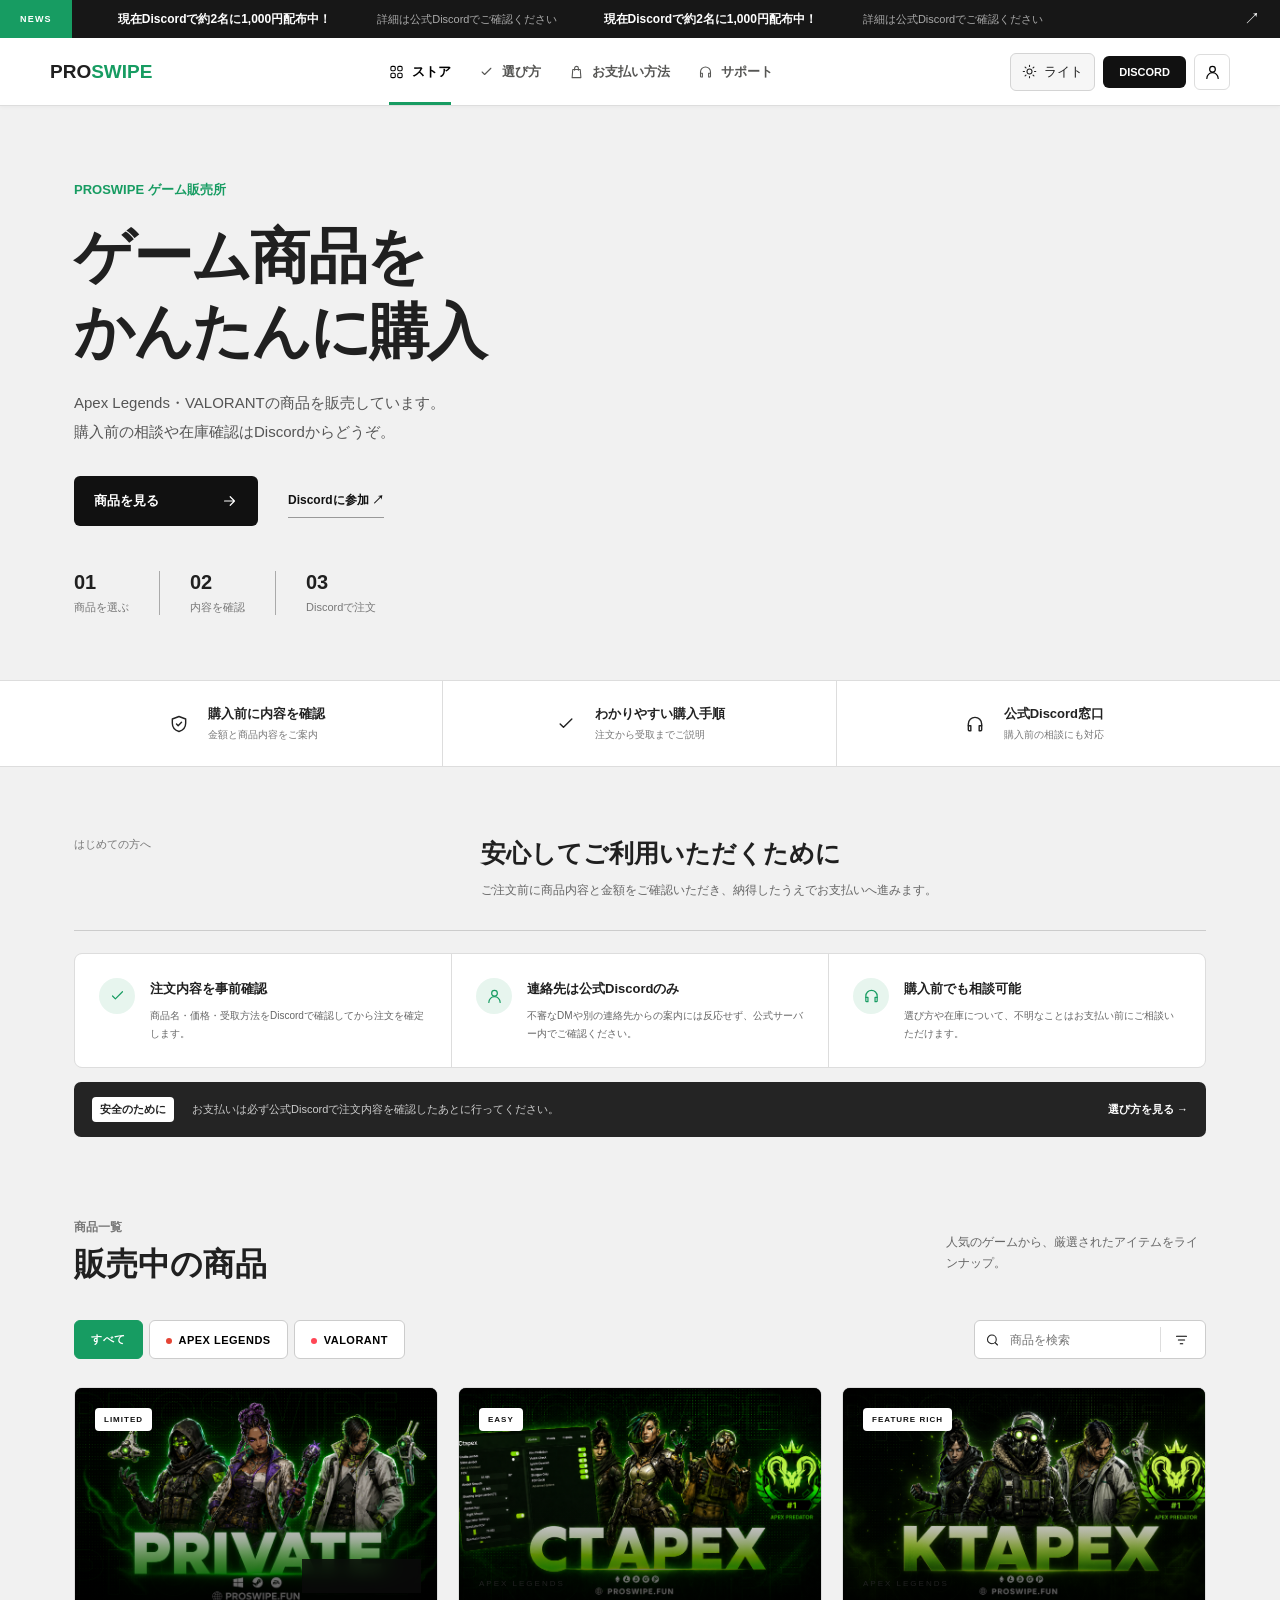
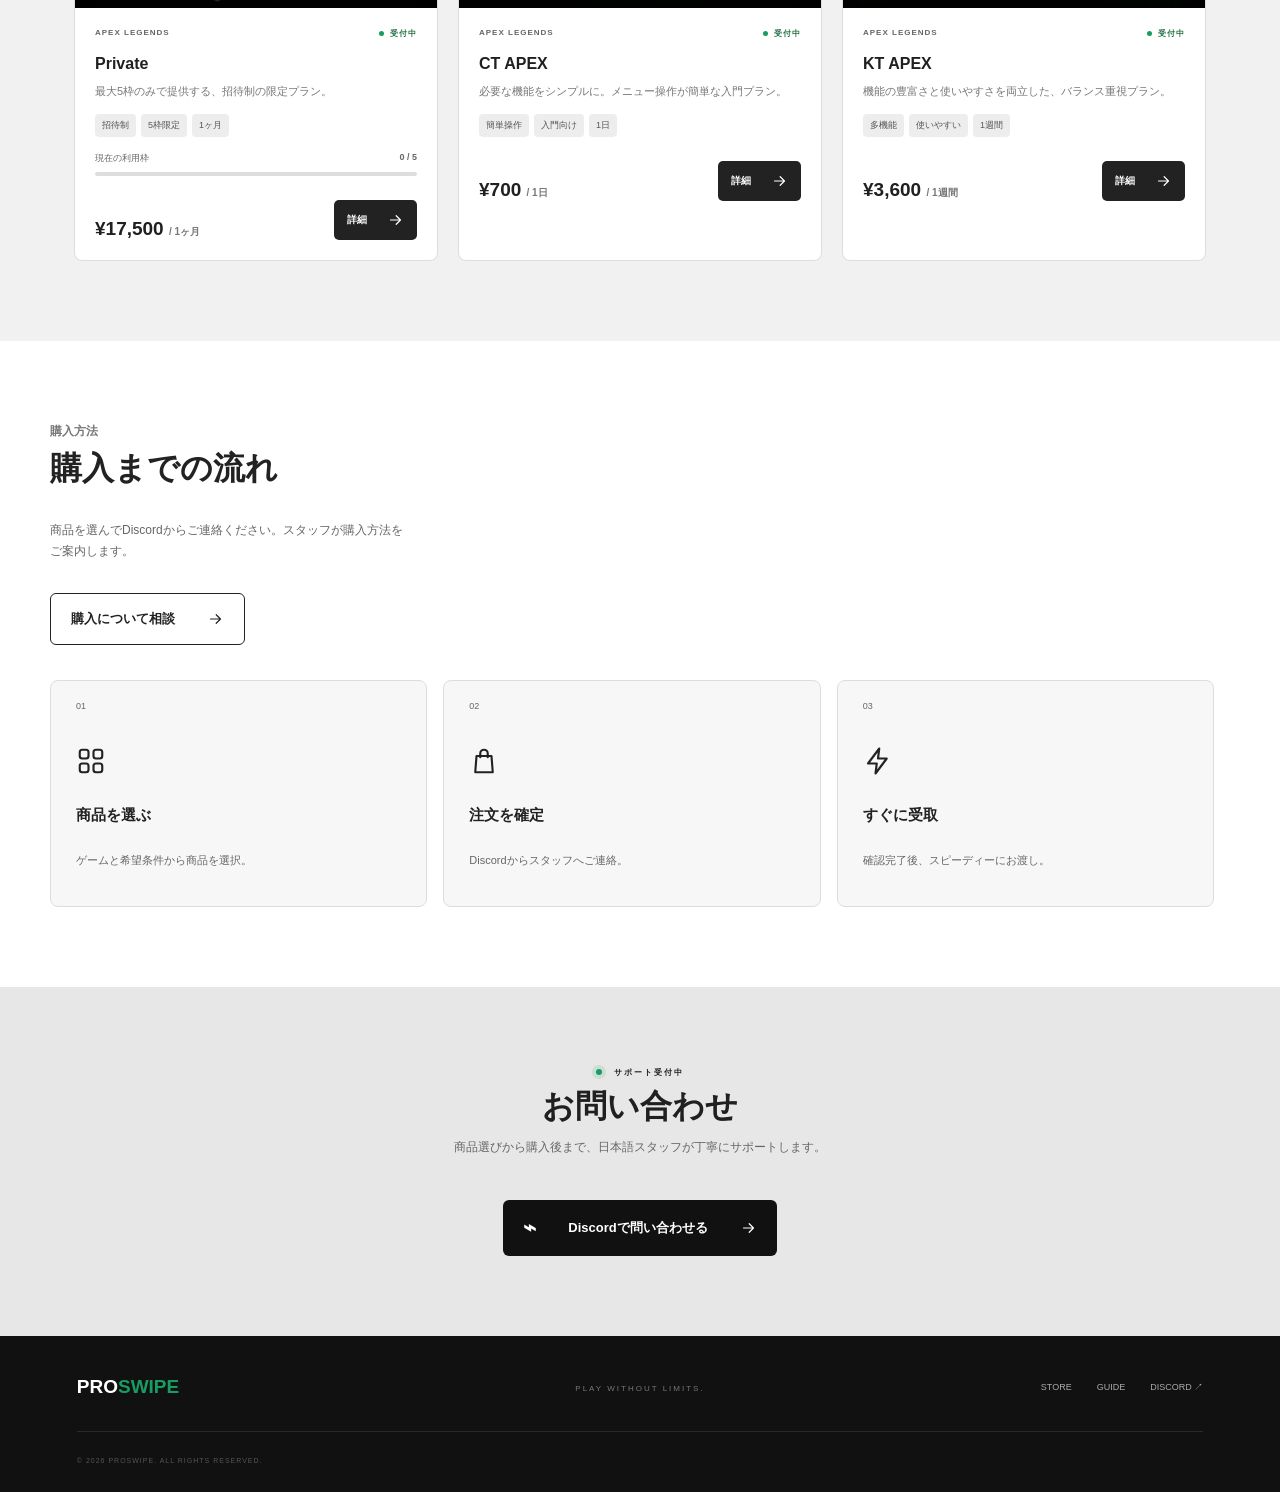
<file: index.html>
<!doctype html>
<html lang="ja">
<head>
  <meta charset="UTF-8">
  <meta name="viewport" content="width=device-width, initial-scale=1.0">
  <meta name="description" content="PROSWIPE - Apex Legends / VALORANT デジタルストア">
  <title>PROSWIPE — Game Marketplace</title>
  <link rel="stylesheet" href="styles.css">
  <link rel="stylesheet" href="simple.css">
</head>
<body>
  <svg class="svg-sprite" aria-hidden="true">
    <symbol id="i-grid" viewBox="0 0 24 24"><rect x="3" y="3" width="7" height="7" rx="2"/><rect x="14" y="3" width="7" height="7" rx="2"/><rect x="3" y="14" width="7" height="7" rx="2"/><rect x="14" y="14" width="7" height="7" rx="2"/></symbol>
    <symbol id="i-bag" viewBox="0 0 24 24"><path d="M6 8h12l1 13H5L6 8Z"/><path d="M9 9V6a3 3 0 0 1 6 0v3"/></symbol>
    <symbol id="i-user" viewBox="0 0 24 24"><circle cx="12" cy="8" r="4"/><path d="M4 21a8 8 0 0 1 16 0"/></symbol>
    <symbol id="i-search" viewBox="0 0 24 24"><circle cx="11" cy="11" r="7"/><path d="m20 20-4-4"/></symbol>
    <symbol id="i-shield" viewBox="0 0 24 24"><path d="M12 3 4 6v5c0 5.2 3.4 8.5 8 10 4.6-1.5 8-4.8 8-10V6l-8-3Z"/><path d="m9 12 2 2 4-4"/></symbol>
    <symbol id="i-bolt" viewBox="0 0 24 24"><path d="m13 2-9 12h7l-1 8 9-12h-7l1-8Z"/></symbol>
    <symbol id="i-headset" viewBox="0 0 24 24"><path d="M4 14v-2a8 8 0 0 1 16 0v2"/><path d="M4 14h3v6H5a1 1 0 0 1-1-1v-5Zm16 0h-3v6h2a1 1 0 0 0 1-1v-5Z"/></symbol>
    <symbol id="i-arrow" viewBox="0 0 24 24"><path d="M5 12h14m-6-6 6 6-6 6"/></symbol>
    <symbol id="i-filter" viewBox="0 0 24 24"><path d="M4 6h16M7 12h10m-7 6h4"/></symbol>
    <symbol id="i-check" viewBox="0 0 24 24"><path d="m5 12 4 4L19 6"/></symbol>
    <symbol id="i-menu" viewBox="0 0 24 24"><path d="M4 7h16M4 12h16M4 17h16"/></symbol>
    <symbol id="i-x" viewBox="0 0 24 24"><path d="m6 6 12 12M18 6 6 18"/></symbol>
    <symbol id="i-sun" viewBox="0 0 24 24"><circle cx="12" cy="12" r="4"/><path d="M12 2v2m0 16v2M4.93 4.93l1.42 1.42m11.3 11.3 1.42 1.42M2 12h2m16 0h2M4.93 19.07l1.42-1.42m11.3-11.3 1.42-1.42"/></symbol>
    <symbol id="i-moon" viewBox="0 0 24 24"><path d="M20 15.2A8.5 8.5 0 0 1 8.8 4 8.5 8.5 0 1 0 20 15.2Z"/></symbol>
  </svg>

  <div class="noise"></div>
  <a class="news-bar" href="https://discord.gg/proswipe" target="_blank" rel="noopener" aria-label="Discordキャンペーンを見る">
    <span class="news-label">NEWS</span>
    <span class="news-window"><span class="news-track"><b>現在Discordで約2名に1,000円配布中！</b><span>詳細は公式Discordでご確認ください</span><b>現在Discordで約2名に1,000円配布中！</b><span>詳細は公式Discordでご確認ください</span></span></span>
    <span class="news-arrow">↗</span>
  </a>
  <header class="topbar">
    <a class="brand" href="#top" aria-label="PROSWIPE ホーム">
      <span class="brand-mark"><span></span><span></span><span></span></span>
      <span>PRO<span>SWIPE</span></span>
    </a>
    <nav class="desktop-nav" aria-label="メインナビゲーション">
      <a class="active" href="#products"><svg><use href="#i-grid"/></svg>ストア</a>
      <a href="guide.html"><svg><use href="#i-check"/></svg>選び方</a>
      <a href="payment.html"><svg><use href="#i-bag"/></svg>お支払い方法</a>
      <a href="#support"><svg><use href="#i-headset"/></svg>サポート</a>
    </nav>
    <div class="header-actions">
      <button class="theme-toggle" type="button" aria-label="ダークモードに切り替え" aria-pressed="false">
        <svg class="theme-icon sun"><use href="#i-sun"/></svg>
        <svg class="theme-icon moon"><use href="#i-moon"/></svg>
        <span class="theme-label">ライト</span>
      </button>
      <a class="discord-small" href="https://discord.gg/proswipe" target="_blank" rel="noopener">DISCORD</a>
      <button class="icon-button" aria-label="アカウント"><svg><use href="#i-user"/></svg></button>
      <button class="menu-button" aria-label="メニューを開く"><svg><use href="#i-menu"/></svg></button>
    </div>
  </header>

  <div class="mobile-menu" aria-hidden="true">
    <a href="#products">ストア</a><a href="guide.html">選び方</a><a href="payment.html">お支払い方法</a><a href="#support">サポート</a>
  </div>

  <main id="top">
    <section class="hero">
      <div class="hero-copy">
        <div class="eyebrow">PROSWIPE ゲーム販売所</div>
        <h1>ゲーム商品を<br>かんたんに購入</h1>
        <p>Apex Legends・VALORANTの商品を販売しています。<br>購入前の相談や在庫確認はDiscordからどうぞ。</p>
        <div class="hero-actions">
          <a class="primary-button" href="#products">商品を見る <svg><use href="#i-arrow"/></svg></a>
          <a class="text-link" href="https://discord.gg/proswipe" target="_blank" rel="noopener">Discordに参加 <span>↗</span></a>
        </div>
        <div class="stats">
          <div><strong>01</strong><span>商品を選ぶ</span></div>
          <div><strong>02</strong><span>内容を確認</span></div>
          <div><strong>03</strong><span>Discordで注文</span></div>
        </div>
      </div>
      <div class="hero-visual" aria-label="PROSWIPE visual">
        <div class="orbit orbit-one"></div><div class="orbit orbit-two"></div>
        <div class="crosshair"><span></span><span></span></div>
        <div class="visual-card back-card"><small>SECURE MARKET</small><b>VALORANT</b><span>VERIFIED</span></div>
        <div class="visual-card front-card"><div class="card-top"><span>PS / 001</span><span>APEX</span></div><div class="monogram">P</div><div class="card-bottom"><b>PROSWIPE</b><span>PREMIUM<br>SELECTION</span></div></div>
        <div class="floating-tag tag-one">VERIFIED <svg><use href="#i-check"/></svg></div>
        <div class="floating-tag tag-two">INSTANT</div>
      </div>
    </section>

    <section class="benefit-strip" aria-label="サービスの特徴">
      <div><svg><use href="#i-shield"/></svg><span><b>購入前に内容を確認</b><small>金額と商品内容をご案内</small></span></div>
      <div><svg><use href="#i-check"/></svg><span><b>わかりやすい購入手順</b><small>注文から受取までご説明</small></span></div>
      <div><svg><use href="#i-headset"/></svg><span><b>公式Discord窓口</b><small>購入前の相談にも対応</small></span></div>
    </section>

    <section class="trust-panel" aria-label="安心して利用するためのご案内">
      <div class="trust-heading"><span>はじめての方へ</span><h2>安心してご利用いただくために</h2><p>ご注文前に商品内容と金額をご確認いただき、納得したうえでお支払いへ進みます。</p></div>
      <div class="trust-items">
        <article><span class="trust-icon"><svg><use href="#i-check"/></svg></span><div><h3>注文内容を事前確認</h3><p>商品名・価格・受取方法をDiscordで確認してから注文を確定します。</p></div></article>
        <article><span class="trust-icon"><svg><use href="#i-user"/></svg></span><div><h3>連絡先は公式Discordのみ</h3><p>不審なDMや別の連絡先からの案内には反応せず、公式サーバー内でご確認ください。</p></div></article>
        <article><span class="trust-icon"><svg><use href="#i-headset"/></svg></span><div><h3>購入前でも相談可能</h3><p>選び方や在庫について、不明なことはお支払い前にご相談いただけます。</p></div></article>
      </div>
      <div class="trust-alert"><strong>安全のために</strong><span>お支払いは必ず公式Discordで注文内容を確認したあとに行ってください。</span><a href="guide.html">選び方を見る →</a></div>
    </section>

    <section class="catalog section" id="products">
      <div class="section-heading">
        <div><span class="section-number">商品一覧</span><h2>販売中の商品</h2></div>
        <p>人気のゲームから、厳選されたアイテムをラインナップ。</p>
      </div>
      <div class="toolbar">
        <div class="game-tabs" role="tablist">
          <button class="tab active" data-game="all">すべて</button>
          <button class="tab" data-game="apex"><span class="apex-dot"></span>APEX LEGENDS</button>
          <button class="tab" data-game="valorant"><span class="val-dot"></span>VALORANT</button>
        </div>
        <div class="search-wrap"><svg><use href="#i-search"/></svg><input id="product-search" type="search" placeholder="商品を検索" aria-label="商品を検索"><button aria-label="フィルター"><svg><use href="#i-filter"/></svg></button></div>
      </div>

      <div class="product-grid">
        <article class="product-card private-product" data-game="apex" data-name="apex legends private プライベート slot 招待制">
          <div class="product-art product-thumbnail private-thumb"><img src="prvpx.png" alt="Private APEX サムネイル" onerror="this.hidden=true"><span class="badge">LIMITED</span><div class="image-fallback"><strong>PRIVATE</strong><small>APEX LEGENDS</small></div><div class="slot-badge"><span>PRIVATE SLOT</span><b>0 / 5</b></div></div>
          <div class="product-info"><div class="product-meta"><span>APEX LEGENDS</span><span class="stock slot-open">受付中</span></div><h3>Private</h3><p>最大5枠のみで提供する、招待制の限定プラン。</p><div class="feature-chips"><span>招待制</span><span>5枠限定</span><span>1ヶ月</span></div><div class="slot-meter"><div><span>現在の利用枠</span><b>0 / 5</b></div><div class="meter"><i style="width:0%"></i></div></div><div class="product-bottom"><strong>¥17,500 <small>/ 1ヶ月</small></strong><a class="buy-button" href="private.html">詳細 <svg><use href="#i-arrow"/></svg></a></div></div>
        </article>
        <article class="product-card" data-game="apex" data-name="apex legends ct apex シンプル 簡単 1日">
          <div class="product-art product-thumbnail ct-thumb"><img src="cpx.png" alt="CT APEX サムネイル" onerror="this.hidden=true"><span class="badge">EASY</span><div class="image-fallback"><strong>CT APEX</strong><small>DAILY PLAN</small></div><small>APEX LEGENDS</small></div>
          <div class="product-info"><div class="product-meta"><span>APEX LEGENDS</span><span class="stock">受付中</span></div><h3>CT APEX</h3><p>必要な機能をシンプルに。メニュー操作が簡単な入門プラン。</p><div class="feature-chips"><span>簡単操作</span><span>入門向け</span><span>1日</span></div><div class="product-bottom"><strong>¥700 <small>/ 1日</small></strong><button class="buy-button" data-product="CT APEX（1日）">詳細 <svg><use href="#i-arrow"/></svg></button></div></div>
        </article>
        <article class="product-card" data-game="apex" data-name="apex legends kt apex 多機能 使いやすい 1週間">
          <div class="product-art product-thumbnail kt-thumb"><img src="ktpx.png" alt="KT APEX サムネイル" onerror="this.hidden=true"><span class="badge">FEATURE RICH</span><div class="image-fallback"><strong>KT APEX</strong><small>WEEKLY PLAN</small></div><small>APEX LEGENDS</small></div>
          <div class="product-info"><div class="product-meta"><span>APEX LEGENDS</span><span class="stock">受付中</span></div><h3>KT APEX</h3><p>機能の豊富さと使いやすさを両立した、バランス重視プラン。</p><div class="feature-chips"><span>多機能</span><span>使いやすい</span><span>1週間</span></div><div class="product-bottom"><strong>¥3,600 <small>/ 1週間</small></strong><button class="buy-button" data-product="KT APEX（1週間）">詳細 <svg><use href="#i-arrow"/></svg></button></div></div>
        </article>
      </div>
      <div class="empty-state">該当する商品が見つかりませんでした。</div>
    </section>

    <section class="guide section" id="guide">
      <div class="guide-copy"><span class="section-number light">購入方法</span><h2>購入までの流れ</h2><p>商品を選んでDiscordからご連絡ください。スタッフが購入方法をご案内します。</p><a class="outline-button" href="https://discord.gg/proswipe" target="_blank" rel="noopener">購入について相談 <svg><use href="#i-arrow"/></svg></a></div>
      <div class="steps">
        <div><span>01</span><svg><use href="#i-grid"/></svg><h3>商品を選ぶ</h3><p>ゲームと希望条件から商品を選択。</p></div>
        <div><span>02</span><svg><use href="#i-bag"/></svg><h3>注文を確定</h3><p>Discordからスタッフへご連絡。</p></div>
        <div><span>03</span><svg><use href="#i-bolt"/></svg><h3>すぐに受取</h3><p>確認完了後、スピーディーにお渡し。</p></div>
      </div>
    </section>

    <section class="cta section" id="support">
      <div><span class="status-dot"></span> サポート受付中</div><h2>お問い合わせ</h2><p>商品選びから購入後まで、日本語スタッフが丁寧にサポートします。</p><a class="discord-button" href="https://discord.gg/proswipe" target="_blank" rel="noopener"><span class="discord-icon">⌁</span> Discordで問い合わせる <svg><use href="#i-arrow"/></svg></a>
    </section>
  </main>

  <footer><a class="brand footer-brand" href="#top"><span class="brand-mark"><span></span><span></span><span></span></span><span>PRO<span>SWIPE</span></span></a><p>PLAY WITHOUT LIMITS.</p><div><a href="#products">STORE</a><a href="#guide">GUIDE</a><a href="https://discord.gg/proswipe" target="_blank" rel="noopener">DISCORD ↗</a></div><small>© 2026 PROSWIPE. ALL RIGHTS RESERVED.</small></footer>

  <div class="modal" aria-hidden="true"><div class="modal-backdrop"></div><div class="modal-panel"><button class="modal-close" aria-label="閉じる"><svg><use href="#i-x"/></svg></button><span>SELECTED ITEM</span><h2 id="modal-title">商品名</h2><p>ご購入・在庫確認はDiscordで承っています。スタッフが内容をご案内します。</p><a class="primary-button" href="https://discord.gg/proswipe" target="_blank" rel="noopener">Discordで問い合わせ <svg><use href="#i-arrow"/></svg></a></div></div>
  <script src="theme.js?v=2"></script>
  <script src="script.js?v=2"></script>
</body>
</html>
</file>
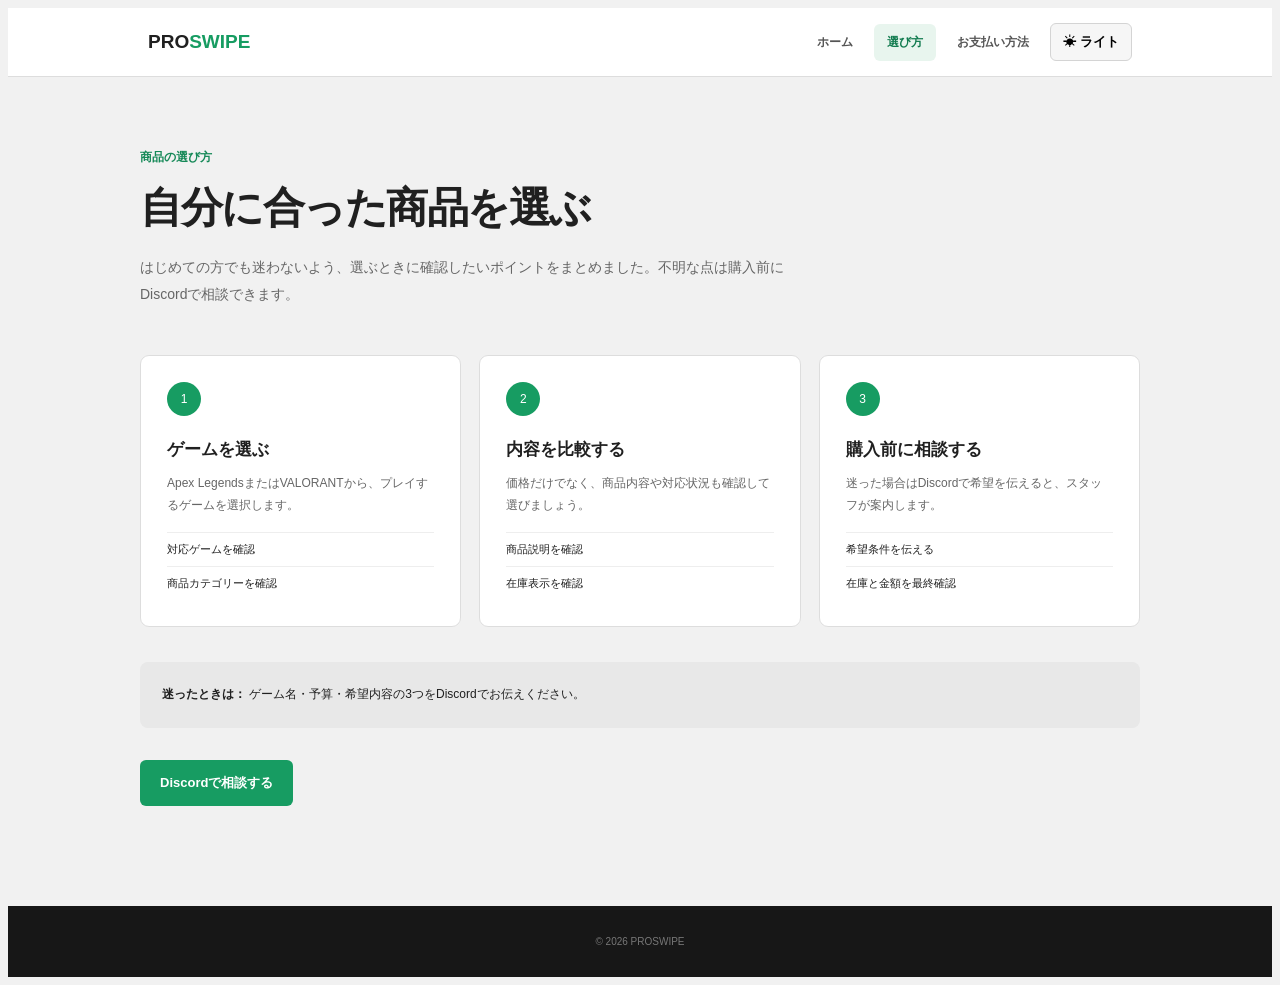
<file: guide.html>
<!doctype html><html lang="ja"><head><meta charset="UTF-8"><meta name="viewport" content="width=device-width,initial-scale=1"><title>商品の選び方｜PROSWIPE</title><link rel="stylesheet" href="simple.css"><link rel="stylesheet" href="info.css"></head>
<body class="info-page"><header class="info-header"><a class="info-logo" href="index.html">PRO<span>SWIPE</span></a><nav class="info-nav"><a href="index.html">ホーム</a><a class="active" href="guide.html">選び方</a><a href="payment.html">お支払い方法</a><button class="info-theme" type="button">☀ ライト</button></nav></header>
<main class="info-main"><section class="info-intro"><span class="info-kicker">商品の選び方</span><h1>自分に合った商品を選ぶ</h1><p>はじめての方でも迷わないよう、選ぶときに確認したいポイントをまとめました。不明な点は購入前にDiscordで相談できます。</p></section>
<section class="choice-grid"><article class="choice-card"><span class="card-number">1</span><h2>ゲームを選ぶ</h2><p>Apex LegendsまたはVALORANTから、プレイするゲームを選択します。</p><ul class="check-list"><li>対応ゲームを確認</li><li>商品カテゴリーを確認</li></ul></article><article class="choice-card"><span class="card-number">2</span><h2>内容を比較する</h2><p>価格だけでなく、商品内容や対応状況も確認して選びましょう。</p><ul class="check-list"><li>商品説明を確認</li><li>在庫表示を確認</li></ul></article><article class="choice-card"><span class="card-number">3</span><h2>購入前に相談する</h2><p>迷った場合はDiscordで希望を伝えると、スタッフが案内します。</p><ul class="check-list"><li>希望条件を伝える</li><li>在庫と金額を最終確認</li></ul></article></section>
<div class="info-note"><strong>迷ったときは：</strong> ゲーム名・予算・希望内容の3つをDiscordでお伝えください。</div><a class="info-cta" href="https://discord.gg/proswipe" target="_blank" rel="noopener">Discordで相談する</a></main><footer class="info-footer">© 2026 PROSWIPE</footer><script src="theme.js?v=2"></script></body></html>
</file>
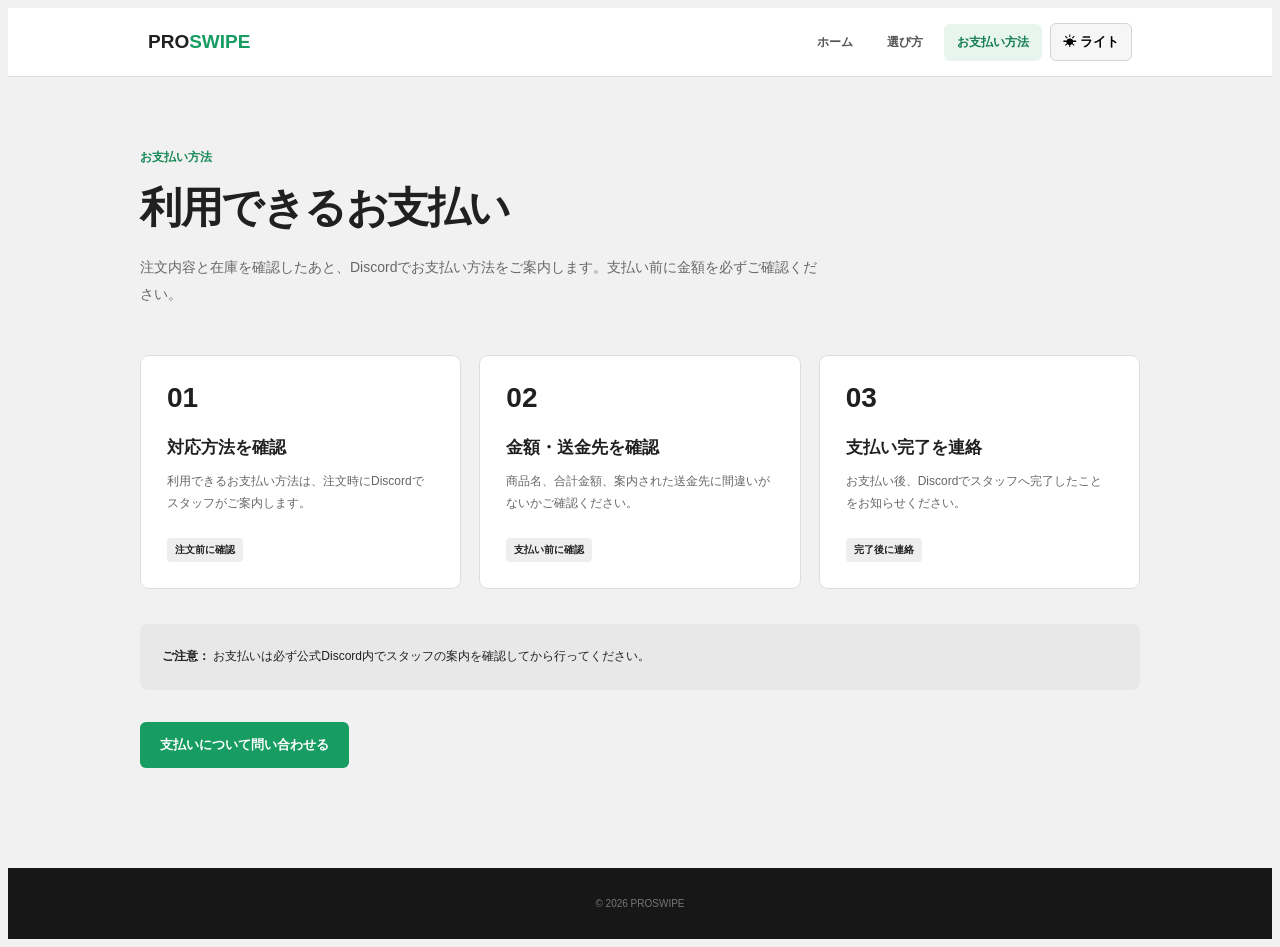
<file: payment.html>
<!doctype html><html lang="ja"><head><meta charset="UTF-8"><meta name="viewport" content="width=device-width,initial-scale=1"><title>お支払い方法｜PROSWIPE</title><link rel="stylesheet" href="simple.css"><link rel="stylesheet" href="info.css"></head>
<body class="info-page"><header class="info-header"><a class="info-logo" href="index.html">PRO<span>SWIPE</span></a><nav class="info-nav"><a href="index.html">ホーム</a><a href="guide.html">選び方</a><a class="active" href="payment.html">お支払い方法</a><button class="info-theme" type="button">☀ ライト</button></nav></header>
<main class="info-main"><section class="info-intro"><span class="info-kicker">お支払い方法</span><h1>利用できるお支払い</h1><p>注文内容と在庫を確認したあと、Discordでお支払い方法をご案内します。支払い前に金額を必ずご確認ください。</p></section>
<section class="payment-grid"><article class="payment-card"><div class="payment-mark">01</div><h2>対応方法を確認</h2><p>利用できるお支払い方法は、注文時にDiscordでスタッフがご案内します。</p><span class="payment-status">注文前に確認</span></article><article class="payment-card"><div class="payment-mark">02</div><h2>金額・送金先を確認</h2><p>商品名、合計金額、案内された送金先に間違いがないかご確認ください。</p><span class="payment-status">支払い前に確認</span></article><article class="payment-card"><div class="payment-mark">03</div><h2>支払い完了を連絡</h2><p>お支払い後、Discordでスタッフへ完了したことをお知らせください。</p><span class="payment-status">完了後に連絡</span></article></section>
<div class="info-note"><strong>ご注意：</strong> お支払いは必ず公式Discord内でスタッフの案内を確認してから行ってください。</div><a class="info-cta" href="https://discord.gg/proswipe" target="_blank" rel="noopener">支払いについて問い合わせる</a></main><footer class="info-footer">© 2026 PROSWIPE</footer><script src="theme.js?v=2"></script></body></html>
</file>
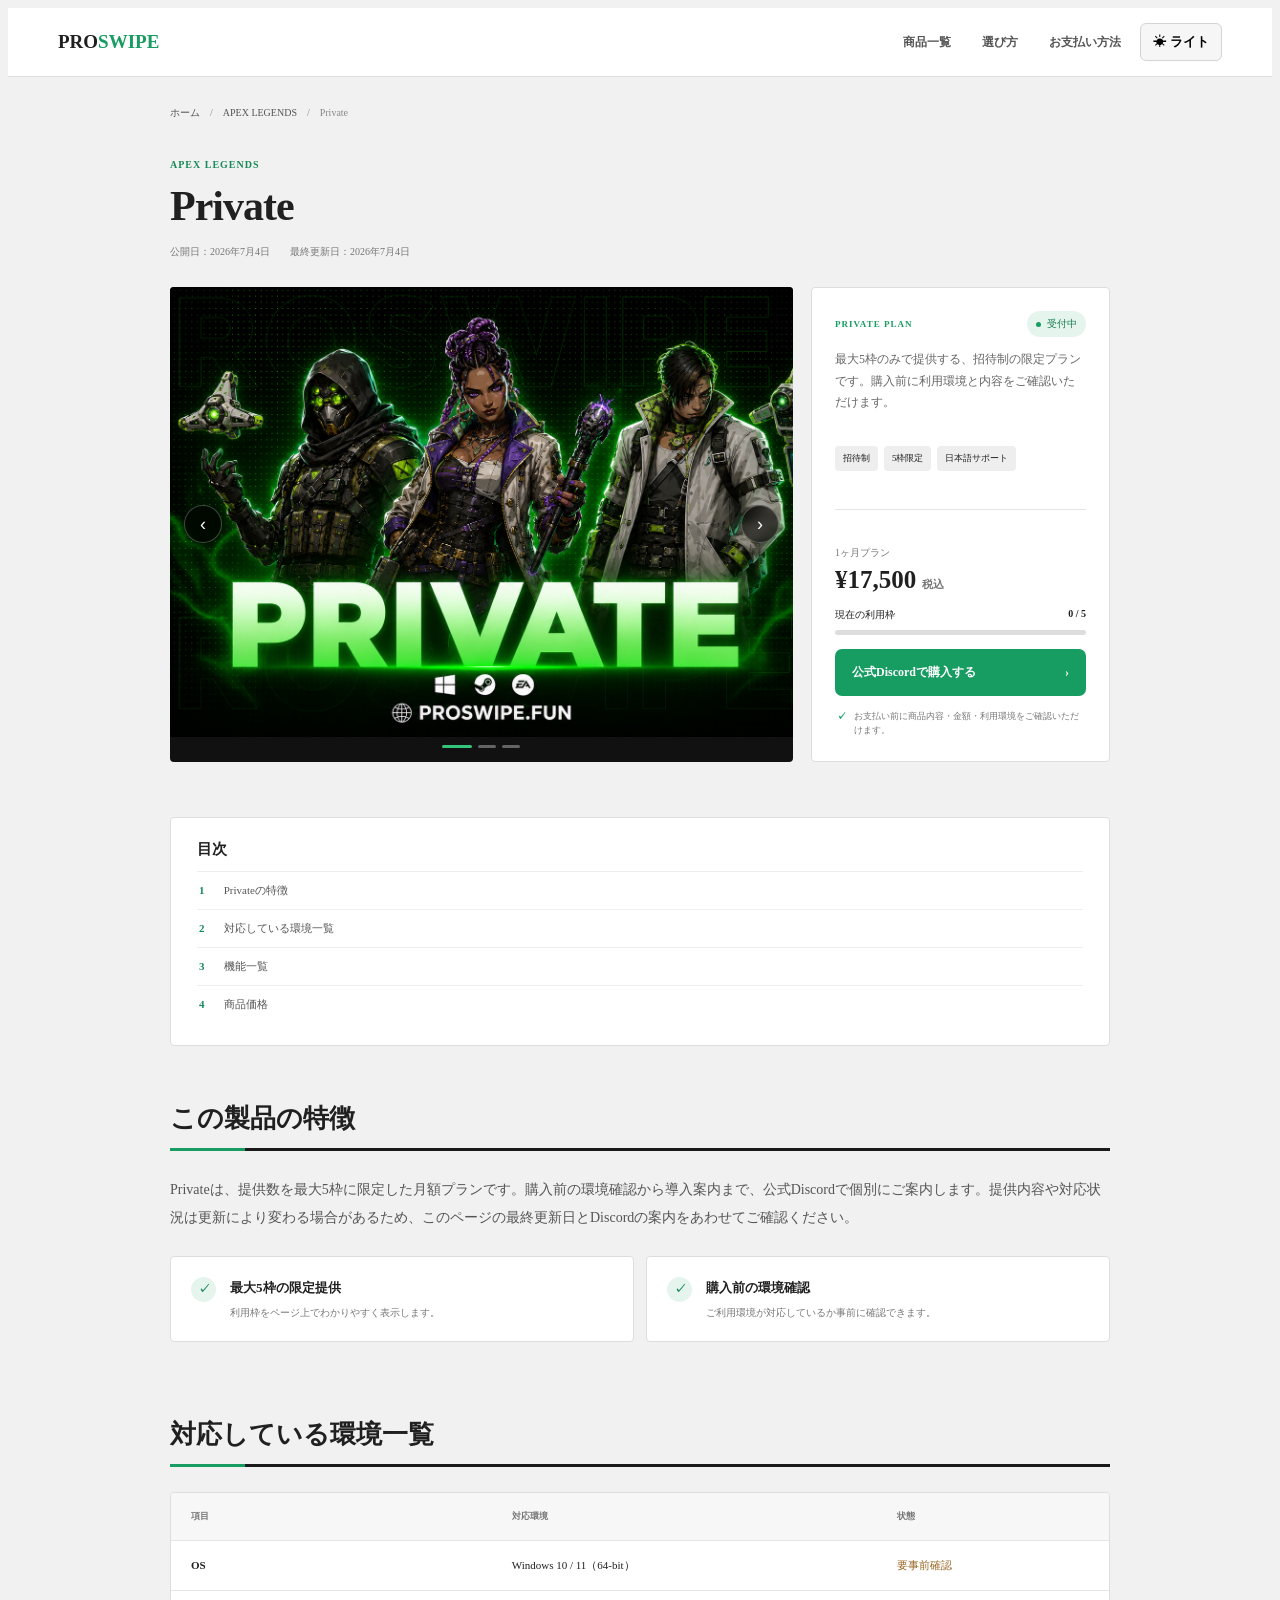
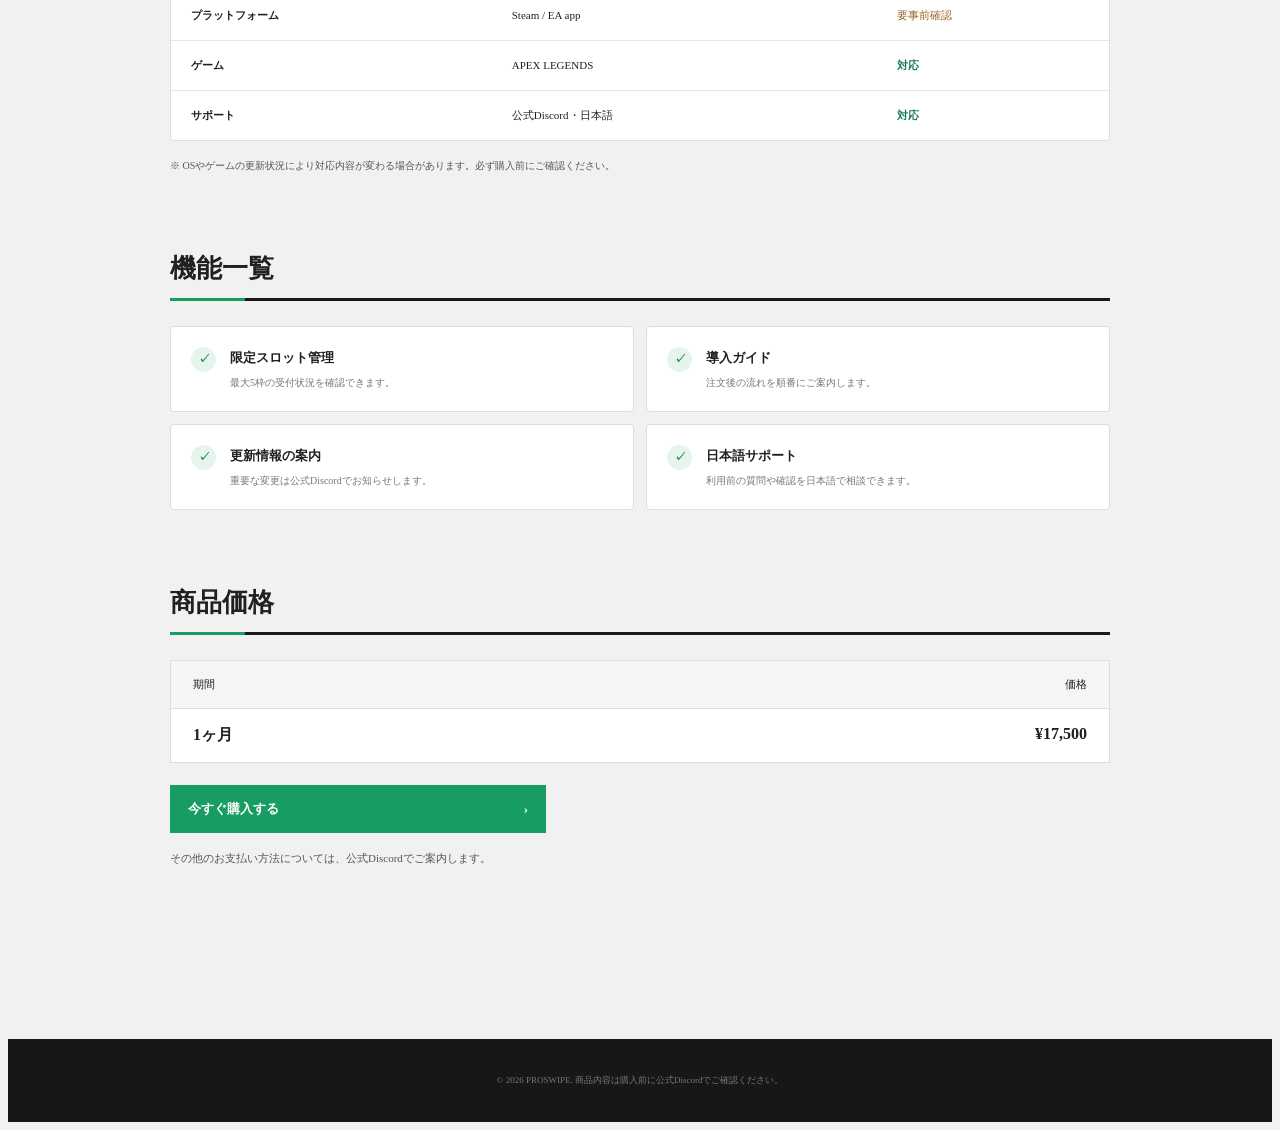
<file: private.html>
<!doctype html>
<html lang="ja"><head><meta charset="UTF-8"><meta name="viewport" content="width=device-width,initial-scale=1"><meta name="description" content="PROSWIPE Private - Apex Legends 限定5枠プラン"><title>Private｜PROSWIPE</title><link rel="stylesheet" href="product.css"><link rel="stylesheet" href="product-article.css"></head>
<body class="product-page">
  <header class="product-header"><a class="product-logo" href="index.html">PRO<span>SWIPE</span></a><nav class="product-nav"><a href="index.html#products">商品一覧</a><a href="guide.html">選び方</a><a href="payment.html">お支払い方法</a><button class="product-theme" type="button">☀ ライト</button></nav></header>
  <main class="product-main">
    <div class="product-breadcrumb"><a href="index.html">ホーム</a>　/　<a href="index.html#products">APEX LEGENDS</a>　/　Private</div>
    <div class="article-heading"><span class="article-category">APEX LEGENDS</span><h1>Private</h1><div class="product-update"><span>公開日：<time datetime="2026-07-04">2026年7月4日</time></span><span>最終更新日：<time datetime="2026-07-04">2026年7月4日</time></span></div></div>
    <section class="product-hero">
      <div class="gallery-shell" aria-label="Private 商品画像">
        <div class="gallery-viewport"><div class="gallery-track">
          <div class="gallery-slide"><img src="prvpx.png" alt="Private メインビジュアル"></div>
          <div class="gallery-slide gallery-info"><span>PRIVATE / LIMITED PLAN</span><h2>最大5枠のみの<br>限定プラン</h2><p>受付人数を限定し、案内から導入まで個別にサポートします。</p><div class="compat-logos"><b>5 SLOTS</b><b>1 MONTH</b><b>SUPPORT</b></div></div>
          <div class="gallery-slide gallery-info"><span>SUPPORTED ENVIRONMENT</span><h2>Windows<br>Steam / EA</h2><p>ご利用環境の詳細は、購入前に公式Discordでスタッフが確認します。</p><div class="compat-logos"><b>WINDOWS</b><b>STEAM</b><b>EA APP</b></div></div>
        </div></div>
        <button class="gallery-control gallery-prev" type="button" aria-label="前の画像">‹</button><button class="gallery-control gallery-next" type="button" aria-label="次の画像">›</button>
        <div class="gallery-dots"><button class="gallery-dot active" aria-label="画像1"></button><button class="gallery-dot" aria-label="画像2"></button><button class="gallery-dot" aria-label="画像3"></button></div>
      </div>
      <aside class="product-summary"><div class="summary-top"><span class="product-category">PRIVATE PLAN</span><span class="summary-status">受付中</span></div><p class="summary-lead">最大5枠のみで提供する、招待制の限定プランです。購入前に利用環境と内容をご確認いただけます。</p><div class="summary-tags"><span>招待制</span><span>5枠限定</span><span>日本語サポート</span></div><div class="summary-row"><div class="summary-price"><small>1ヶ月プラン</small><strong>¥17,500 <span>税込</span></strong></div><div class="summary-slot"><div><span>現在の利用枠</span><b>0 / 5</b></div><div class="summary-meter"><span></span></div></div></div><a class="product-buy" href="https://discord.gg/proswipe" target="_blank" rel="noopener"><span>公式Discordで購入する</span><span>›</span></a><p class="safe-note"><b>✓</b><span>お支払い前に商品内容・金額・利用環境をご確認いただけます。</span></p></aside>
    </section>
    <div class="product-content"><nav class="content-nav"><strong>目次</strong><a href="#overview"><span>1</span> Privateの特徴</a><a href="#environment"><span>2</span> 対応している環境一覧</a><a href="#features"><span>3</span> 機能一覧</a><a href="#price"><span>4</span> 商品価格</a></nav>
      <section class="detail-section" id="overview"><div><span class="section-label">01 / OVERVIEW</span><h2>この製品の特徴</h2></div><div><p class="detail-copy">Privateは、提供数を最大5枠に限定した月額プランです。購入前の環境確認から導入案内まで、公式Discordで個別にご案内します。提供内容や対応状況は更新により変わる場合があるため、このページの最終更新日とDiscordの案内をあわせてご確認ください。</p><div class="feature-list" style="margin-top:24px"><article class="feature-item"><span class="feature-check">✓</span><div><h3>最大5枠の限定提供</h3><p>利用枠をページ上でわかりやすく表示します。</p></div></article><article class="feature-item"><span class="feature-check">✓</span><div><h3>購入前の環境確認</h3><p>ご利用環境が対応しているか事前に確認できます。</p></div></article></div></div></section>
      <section class="detail-section" id="environment"><div><span class="section-label">02 / ENVIRONMENT</span><h2>対応している環境一覧</h2></div><div><div class="environment-table"><div class="environment-row header"><span>項目</span><span>対応環境</span><span>状態</span></div><div class="environment-row"><strong>OS</strong><span>Windows 10 / 11（64-bit）</span><span class="confirm">要事前確認</span></div><div class="environment-row"><strong>プラットフォーム</strong><span>Steam / EA app</span><span class="confirm">要事前確認</span></div><div class="environment-row"><strong>ゲーム</strong><span>APEX LEGENDS</span><span class="supported">対応</span></div><div class="environment-row"><strong>サポート</strong><span>公式Discord・日本語</span><span class="supported">対応</span></div></div><p class="detail-copy" style="margin-top:15px;font-size:10px">※ OSやゲームの更新状況により対応内容が変わる場合があります。必ず購入前にご確認ください。</p></div></section>
      <section class="detail-section" id="features"><div><span class="section-label">03 / FEATURES</span><h2>機能一覧</h2></div><div class="feature-list"><article class="feature-item"><span class="feature-check">✓</span><div><h3>限定スロット管理</h3><p>最大5枠の受付状況を確認できます。</p></div></article><article class="feature-item"><span class="feature-check">✓</span><div><h3>導入ガイド</h3><p>注文後の流れを順番にご案内します。</p></div></article><article class="feature-item"><span class="feature-check">✓</span><div><h3>更新情報の案内</h3><p>重要な変更は公式Discordでお知らせします。</p></div></article><article class="feature-item"><span class="feature-check">✓</span><div><h3>日本語サポート</h3><p>利用前の質問や確認を日本語で相談できます。</p></div></article></div></section>
      <section class="detail-section" id="price"><div><span class="section-label">04 / PRICE</span><h2>商品価格</h2></div><div><div class="price-table"><div><span>期間</span><span>価格</span></div><div><strong>1ヶ月</strong><strong>¥17,500</strong></div></div><a class="article-buy" href="https://discord.gg/proswipe" target="_blank" rel="noopener">今すぐ購入する <span>›</span></a><p class="detail-copy price-note">その他のお支払い方法については、公式Discordでご案内します。</p></div></section>
    </div>
  </main><footer class="product-footer">© 2026 PROSWIPE. 商品内容は購入前に公式Discordでご確認ください。</footer><script src="theme.js?v=2"></script><script src="private.js?v=2"></script>
</body></html>
</file>
<file: styles.css>
:root{--bg:#d5d5d3;--paper:#efefed;--ink:#0a0a0a;--muted:#696967;--line:#b9b9b6;--white:#fff;--red:#e3382f;--dark:#111211}*{box-sizing:border-box}html{scroll-behavior:smooth}body{margin:0;background:var(--bg);color:var(--ink);font-family:Inter,"Noto Sans JP",sans-serif}.svg-sprite{position:absolute;width:0;height:0;overflow:hidden}svg{width:20px;height:20px;fill:none;stroke:currentColor;stroke-width:1.7;stroke-linecap:round;stroke-linejoin:round}.noise{position:fixed;inset:0;pointer-events:none;opacity:.045;z-index:20;background-image:url("data:image/svg+xml,%3Csvg viewBox='0 0 180 180' xmlns='http://www.w3.org/2000/svg'%3E%3Cfilter id='n'%3E%3CfeTurbulence type='fractalNoise' baseFrequency='.9' numOctaves='4' stitchTiles='stitch'/%3E%3C/filter%3E%3Crect width='100%25' height='100%25' filter='url(%23n)' opacity='.35'/%3E%3C/svg%3E")}.topbar{height:76px;border-bottom:1px solid rgba(0,0,0,.18);display:flex;align-items:center;justify-content:space-between;padding:0 4.5vw;position:sticky;top:0;background:rgba(213,213,211,.91);backdrop-filter:blur(16px);z-index:10}.brand{display:flex;align-items:center;gap:12px;text-decoration:none;color:var(--ink);font-size:18px;font-weight:800;letter-spacing:-.7px}.brand>span:last-child>span{font-weight:400}.brand-mark{display:flex;gap:2px;height:24px;align-items:flex-end}.brand-mark span{display:block;width:5px;background:#0b0b0b;transform:skew(-18deg)}.brand-mark span:nth-child(1){height:13px}.brand-mark span:nth-child(2){height:20px}.brand-mark span:nth-child(3){height:16px}.desktop-nav{display:flex;height:100%;gap:34px}.desktop-nav a{color:#565654;text-decoration:none;font-size:12px;font-weight:600;display:flex;align-items:center;gap:8px;position:relative}.desktop-nav a svg{width:15px}.desktop-nav a.active,.desktop-nav a:hover{color:#000}.desktop-nav a.active:after{content:"";height:2px;background:#000;position:absolute;bottom:0;left:0;right:0}.header-actions{display:flex;gap:8px;align-items:center}.discord-small{font-size:10px;font-weight:700;letter-spacing:1.5px;background:#111;color:#fff;text-decoration:none;padding:11px 15px}.icon-button,.menu-button{width:36px;height:36px;border:1px solid #aaa;background:transparent;display:grid;place-items:center;cursor:pointer}.icon-button svg,.menu-button svg{width:17px}.menu-button{display:none}.mobile-menu{display:none}.hero{min-height:690px;display:grid;grid-template-columns:1.05fr .95fr;max-width:1500px;margin:auto;padding:86px 6vw 70px;overflow:hidden}.hero-copy{position:relative;z-index:2}.eyebrow,.section-number{font-size:10px;letter-spacing:2.3px;font-weight:700;color:#525250}.eyebrow span{display:inline-block;width:23px;height:2px;background:#111;vertical-align:middle;margin-right:9px}.hero h1{font-size:clamp(72px,8vw,126px);line-height:.77;letter-spacing:-8px;margin:32px 0 38px;font-weight:800}.hero h1 span{color:transparent;-webkit-text-stroke:1.6px #111}.hero-copy>p{color:#555553;line-height:1.9;font-size:13px}.hero-actions{display:flex;align-items:center;gap:30px;margin-top:35px}.primary-button,.outline-button,.discord-button{display:inline-flex;align-items:center;justify-content:space-between;gap:32px;background:#111;color:#fff;padding:17px 20px;text-decoration:none;font-size:12px;font-weight:700;min-width:184px;transition:.2s}.primary-button:hover{transform:translateY(-2px);background:#292929}.primary-button svg,.outline-button svg,.discord-button svg,.buy-button svg{width:17px}.text-link{color:#111;font-size:12px;font-weight:600;text-decoration:none;border-bottom:1px solid #999;padding:8px 0}.stats{display:flex;gap:0;margin-top:64px}.stats div{display:flex;flex-direction:column;border-left:1px solid #aaa;padding:0 36px}.stats div:first-child{padding-left:0;border:0}.stats strong{font-size:21px}.stats span{color:#777;font-size:9px;margin-top:6px;letter-spacing:1px}.hero-visual{position:relative;min-height:500px;display:grid;place-items:center}.orbit{position:absolute;border:1px solid rgba(0,0,0,.15);border-radius:50%}.orbit-one{width:520px;height:520px}.orbit-two{width:380px;height:380px}.crosshair{position:absolute;inset:0}.crosshair:before,.crosshair:after{content:"";position:absolute;background:rgba(0,0,0,.13)}.crosshair:before{width:100%;height:1px;top:50%}.crosshair:after{height:100%;width:1px;left:50%}.visual-card{position:absolute;width:280px;height:390px;padding:22px;box-shadow:0 28px 60px rgba(0,0,0,.18)}.front-card{background:#0d0e0d;color:#fff;transform:rotate(7deg);z-index:3;display:flex;flex-direction:column;justify-content:space-between}.back-card{background:#f5f5f2;transform:translate(-90px,-20px) rotate(-13deg);display:flex;flex-direction:column;justify-content:space-between}.back-card small,.back-card span{font-size:8px;letter-spacing:2px}.back-card b{font-size:30px}.card-top,.card-bottom{display:flex;justify-content:space-between;font-size:8px;letter-spacing:1.5px}.card-bottom b{font-size:12px}.card-bottom span{text-align:right;color:#888}.monogram{font-size:160px;text-align:center;line-height:1;font-weight:800;font-style:italic;letter-spacing:-20px;color:#e7e7e3;transform:skew(-10deg)}.floating-tag{position:absolute;background:#fff;padding:11px 13px;font-size:8px;letter-spacing:1px;font-weight:700;z-index:4;box-shadow:0 9px 22px rgba(0,0,0,.13);display:flex;align-items:center;gap:8px}.floating-tag svg{width:12px}.tag-one{right:2%;top:20%}.tag-two{left:3%;bottom:18%;background:#111;color:#fff}.benefit-strip{background:#111;color:#fff;display:grid;grid-template-columns:repeat(3,1fr);padding:0 5vw}.benefit-strip>div{display:flex;justify-content:center;align-items:center;gap:17px;padding:27px;border-right:1px solid #303030}.benefit-strip>div:last-child{border:0}.benefit-strip svg{width:24px}.benefit-strip span{display:flex;flex-direction:column;gap:5px}.benefit-strip b{font-size:11px}.benefit-strip small{font-size:9px;color:#888}.section{padding:110px 6vw}.catalog{max-width:1500px;margin:auto}.section-heading{display:flex;align-items:flex-end;justify-content:space-between;margin-bottom:50px}.section-heading h2,.guide h2,.cta h2{font-size:clamp(48px,6vw,86px);line-height:.9;letter-spacing:-5px;margin:15px 0 0}.section-heading h2 em,.guide h2 em,.cta h2 em{font-weight:400;color:transparent;-webkit-text-stroke:1px currentColor}.section-heading p{font-size:11px;color:#666;max-width:260px;line-height:1.7}.toolbar{display:flex;justify-content:space-between;border-top:1px solid #aaa;padding-top:20px;margin-bottom:28px}.game-tabs{display:flex;gap:6px}.tab{border:1px solid #aaa;background:transparent;padding:11px 15px;font-size:9px;font-weight:700;letter-spacing:.5px;cursor:pointer}.tab.active{background:#111;color:#fff;border-color:#111}.apex-dot,.val-dot{display:inline-block;width:6px;height:6px;border-radius:50%;margin-right:7px;background:#e54435}.val-dot{background:#ff4655}.search-wrap{border-bottom:1px solid #999;display:flex;align-items:center}.search-wrap svg{width:15px}.search-wrap input{background:transparent;border:0;outline:0;padding:10px;width:160px;font-size:11px}.search-wrap button{background:transparent;border:0;border-left:1px solid #aaa;display:grid;place-items:center;height:25px;padding-left:13px}.product-grid{display:grid;grid-template-columns:repeat(3,1fr);gap:18px}.product-card{background:#e8e8e5;border:1px solid #bdbdb9;transition:.25s}.product-card:hover{transform:translateY(-5px);box-shadow:0 18px 30px rgba(0,0,0,.1)}.product-card.hide{display:none}.product-art{height:300px;position:relative;overflow:hidden;padding:20px;display:flex;align-items:center;justify-content:center}.product-art:after{content:"";position:absolute;inset:12px;border:1px solid rgba(255,255,255,.18)}.apex-art{background:#272927;color:white}.apex-art.alt{background:#7c7e7a}.val-art{background:#e9e8e3;color:#111}.badge{position:absolute;top:20px;left:20px;background:#fff;color:#111;font-size:8px;font-weight:700;letter-spacing:1px;padding:7px 9px;z-index:2}.badge.dark{background:#111;color:white}.product-art>small{position:absolute;bottom:20px;left:20px;font-size:8px;letter-spacing:2px;z-index:2}.apex-symbol,.val-symbol{font-size:130px;font-weight:800;line-height:1;transform:skew(-8deg);position:relative;z-index:1}.apex-symbol{color:#deded8}.val-symbol{font-weight:400;clip-path:polygon(0 0,100% 0,70% 100%,35% 70%);background:#111;color:#eee;padding:0 38px}.rank-mark{font-size:110px;font-family:serif}.grid-lines{position:absolute;inset:0;background-image:linear-gradient(rgba(255,255,255,.06) 1px,transparent 1px),linear-gradient(90deg,rgba(255,255,255,.06) 1px,transparent 1px);background-size:32px 32px}.scanline{position:absolute;width:140%;height:30px;background:#d3d2cd;transform:rotate(-20deg)}.product-info{padding:22px}.product-meta{display:flex;justify-content:space-between;font-size:8px;font-weight:700;letter-spacing:1px;color:#666}.stock{color:#237044}.stock:before{content:"";display:inline-block;width:5px;height:5px;background:#36a96c;border-radius:50%;margin-right:6px}.stock.limited{color:#9a542c}.stock.limited:before{background:#d87b44}.product-info h3{font-size:16px;margin:16px 0 7px}.product-info p{font-size:10px;color:#777}.product-bottom{display:flex;justify-content:space-between;align-items:flex-end;margin-top:30px}.product-bottom strong{font-size:20px}.product-bottom strong small{font-size:10px;color:#777}.buy-button{background:transparent;border:0;border-bottom:1px solid #777;padding:7px 0;display:flex;gap:20px;font-weight:700;font-size:10px;cursor:pointer}.empty-state{display:none;text-align:center;padding:60px;color:#666;font-size:12px}.guide{background:#111;color:#fff;display:grid;grid-template-columns:.8fr 1.2fr;gap:8vw}.section-number.light{color:#777}.guide-copy>p{color:#888;font-size:11px;line-height:1.8;max-width:360px;margin:30px 0}.outline-button{background:transparent;border:1px solid #555}.outline-button:hover{background:#fff;color:#111}.steps{display:grid;grid-template-columns:repeat(3,1fr);align-items:end}.steps>div{min-height:310px;border-left:1px solid #383838;padding:25px;display:flex;flex-direction:column;justify-content:flex-end;position:relative}.steps>div>span{position:absolute;top:20px;font-size:9px;color:#666}.steps svg{width:30px;height:30px;margin-bottom:35px}.steps h3{font-size:13px}.steps p{font-size:9px;line-height:1.7;color:#777}.cta{text-align:center;background:#e6e6e3}.cta>div{font-size:8px;letter-spacing:2px;font-weight:700}.status-dot{display:inline-block;width:6px;height:6px;background:#32a468;border-radius:50%;margin-right:7px;box-shadow:0 0 0 4px rgba(50,164,104,.15)}.cta p{color:#666;font-size:11px}.discord-button{margin:32px auto 0;max-width:330px}.discord-icon{font-size:22px}footer{background:#111;color:#fff;padding:55px 6vw 28px;display:grid;grid-template-columns:1fr 1fr 1fr;gap:30px;align-items:start}.footer-brand{color:#fff}.footer-brand .brand-mark span{background:#fff}footer p{font-size:8px;letter-spacing:2px;color:#777;text-align:center}footer>div{text-align:right}footer>div a{color:#aaa;text-decoration:none;font-size:9px;margin-left:25px}footer small{grid-column:1/-1;border-top:1px solid #292929;padding-top:25px;color:#555;font-size:7px;letter-spacing:1px}.modal{position:fixed;inset:0;z-index:30;display:none;place-items:center}.modal.open{display:grid}.modal-backdrop{position:absolute;inset:0;background:rgba(0,0,0,.72);backdrop-filter:blur(5px)}.modal-panel{position:relative;background:#e8e8e5;width:min(500px,90vw);padding:55px;z-index:2}.modal-panel>span{font-size:8px;letter-spacing:2px}.modal-panel h2{font-size:32px;margin:18px 0}.modal-panel p{font-size:11px;color:#666;line-height:1.8;margin-bottom:30px}.modal-close{position:absolute;right:18px;top:18px;background:transparent;border:0;cursor:pointer}.modal-close svg{width:22px}
@media(max-width:900px){.desktop-nav{display:none}.menu-button{display:grid}.mobile-menu{position:fixed;top:76px;left:0;right:0;background:#111;z-index:9;padding:25px;flex-direction:column;gap:20px}.mobile-menu.open{display:flex}.mobile-menu a{color:#fff;text-decoration:none;font-size:13px}.hero{grid-template-columns:1fr;padding-top:65px}.hero-visual{min-height:540px;margin-top:30px}.benefit-strip>div{padding:20px 8px}.product-grid{grid-template-columns:repeat(2,1fr)}.product-card:last-child{grid-column:1/-1;width:50%}.guide{grid-template-columns:1fr}.steps{margin-top:35px}.section-heading{align-items:start}.section-heading p{display:none}}
@media(max-width:600px){.topbar{height:66px;padding:0 20px}.discord-small,.icon-button{display:none}.mobile-menu{top:66px}.hero{padding:55px 20px 40px}.hero h1{font-size:65px;letter-spacing:-5px}.hero-copy>p br{display:none}.hero-actions{gap:20px}.primary-button{min-width:160px}.stats{margin-top:45px}.stats div{padding:0 17px}.hero-visual{min-height:430px}.orbit-one{width:390px;height:390px}.orbit-two{width:280px;height:280px}.visual-card{width:210px;height:300px}.back-card{transform:translate(-55px,-15px) rotate(-13deg)}.monogram{font-size:110px}.tag-one{right:-4%}.benefit-strip{grid-template-columns:1fr;padding:10px 20px}.benefit-strip>div{justify-content:flex-start;border-right:0;border-bottom:1px solid #303030}.section{padding:75px 20px}.section-heading h2,.guide h2,.cta h2{font-size:48px;letter-spacing:-3px}.toolbar{flex-direction:column;gap:18px}.game-tabs{overflow-x:auto}.tab{white-space:nowrap}.search-wrap input{width:100%}.product-grid{grid-template-columns:1fr}.product-card:last-child{grid-column:auto;width:auto}.product-art{height:275px}.steps{grid-template-columns:1fr}.steps>div{min-height:180px;border-left:0;border-top:1px solid #383838}.steps svg{margin-bottom:12px}.cta h2{font-size:52px}footer{grid-template-columns:1fr;text-align:center}footer p,footer>div{text-align:center}footer>div a{margin:0 10px}footer small{grid-column:auto}.modal-panel{padding:42px 25px}}
</file>
<file: simple.css>
/* シンプルで実用的な販売サイト用の上書きデザイン */
:root{--bg:#f1f1f1;--paper:#fff;--ink:#202020;--line:#dedede}
body{background:var(--bg);color:var(--ink);font-family:"Yu Gothic UI",Meiryo,sans-serif}
.news-bar{height:38px;background:#171717;color:#fff;display:flex;align-items:center;text-decoration:none;overflow:hidden;position:relative;z-index:11}.news-label{height:100%;display:grid;place-items:center;background:#fff;color:#111;font-size:9px;font-weight:800;letter-spacing:1.2px;padding:0 20px;flex:none}.news-window{overflow:hidden;flex:1}.news-track{width:max-content;display:flex;align-items:center;gap:46px;white-space:nowrap;padding-left:46px;animation:news-scroll 22s linear infinite;font-size:11px}.news-track b{font-size:12px}.news-track span{color:#aaa}.news-arrow{padding:0 20px;flex:none}
@keyframes news-scroll{to{transform:translateX(-50%)}}
.noise,.hero-visual{display:none}
.topbar{height:68px;background:#fff;padding:0 max(24px,calc((100vw - 1180px)/2));border-color:#ddd;box-shadow:0 1px 4px rgba(0,0,0,.04)}
.brand{font-size:19px;letter-spacing:0}.brand-mark{display:none}
.desktop-nav{gap:28px}.desktop-nav a{font-size:13px}.desktop-nav a.active:after{height:3px}
.discord-small{border-radius:6px;font-size:11px;letter-spacing:0;padding:10px 16px}
.icon-button{border-color:#ddd;border-radius:6px}
.theme-toggle{height:38px;border:1px solid #d4d4d4;border-radius:6px;background:#f6f6f6;color:#222;padding:0 11px;display:flex;align-items:center;gap:7px;cursor:pointer;font:600 11px inherit}.theme-toggle svg{width:15px;height:15px}.theme-toggle .moon{display:none}
.hero{min-height:auto;display:block;max-width:1180px;padding:75px 24px 65px}
.hero-copy{max-width:720px}.eyebrow{font-size:13px;letter-spacing:0;color:#555}.eyebrow span{display:none}
.hero h1{font-size:clamp(38px,5vw,60px);line-height:1.25;letter-spacing:-2px;margin:20px 0}.hero h1 span{color:inherit;-webkit-text-stroke:0}
.hero-copy>p{font-size:15px;line-height:1.9;color:#555}.hero-actions{margin-top:30px}
.primary-button,.outline-button,.discord-button{border-radius:6px;padding:15px 20px;font-size:13px}.primary-button:hover{transform:none}
.stats{margin-top:45px}.stats div{padding:0 30px}.stats strong{font-size:20px}.stats span{font-size:11px;letter-spacing:0}
.benefit-strip{background:#fff;color:#222;padding:0 max(24px,calc((100vw - 1180px)/2));border-top:1px solid #ddd;border-bottom:1px solid #ddd}
.benefit-strip>div{border-color:#ddd;padding:24px}.benefit-strip small{color:#777;font-size:10px}.benefit-strip b{font-size:13px}
.trust-panel{max-width:1180px;margin:70px auto 0;padding:0 24px}.trust-heading{display:grid;grid-template-columns:1fr 2fr;column-gap:45px;border-bottom:1px solid #ccc;padding-bottom:28px}.trust-heading>span{font-size:11px;color:#777}.trust-heading h2{font-size:25px;margin:0}.trust-heading p{grid-column:2;font-size:12px;color:#666;line-height:1.8;margin:10px 0 0}.trust-items{display:grid;grid-template-columns:repeat(3,1fr);gap:1px;background:#ddd;border:1px solid #ddd;border-radius:8px;overflow:hidden;margin-top:22px}.trust-items article{display:flex;gap:15px;background:#fff;padding:24px}.trust-icon{width:36px;height:36px;border-radius:50%;background:#eee;display:grid;place-items:center;flex:none}.trust-icon svg{width:17px}.trust-items h3{font-size:13px;margin:2px 0 9px}.trust-items p{font-size:10px;line-height:1.8;color:#666;margin:0}.trust-alert{display:flex;align-items:center;gap:18px;background:#242424;color:#fff;margin-top:14px;border-radius:7px;padding:15px 18px;font-size:11px}.trust-alert strong{background:#fff;color:#222;padding:5px 8px;border-radius:4px;white-space:nowrap}.trust-alert span{color:#ccc}.trust-alert a{color:#fff;margin-left:auto;white-space:nowrap;text-decoration:none;font-weight:700}
.catalog{max-width:1180px}.section{padding:80px 24px}.section-number{font-size:12px;letter-spacing:0;color:#777}
.section-heading{margin-bottom:35px}.section-heading h2,.guide h2,.cta h2{font-size:32px;line-height:1.3;letter-spacing:0;margin-top:8px}.section-heading h2 em,.guide h2 em,.cta h2 em{color:inherit;-webkit-text-stroke:0;font-style:normal}
.section-heading p{font-size:12px}.toolbar{border:0;padding:0}.tab{border-color:#ccc;background:#fff;border-radius:6px;font-size:11px;padding:11px 16px}.tab.active{background:#222}
.search-wrap{background:#fff;border:1px solid #ccc;border-radius:6px;padding:0 10px}.search-wrap input{font-size:12px}.search-wrap button{border-color:#ddd}
.product-grid{gap:20px}.product-card{background:#fff;border-color:#ddd;border-radius:8px;overflow:hidden}.product-card:hover{transform:none;box-shadow:0 5px 18px rgba(0,0,0,.08)}
.product-art{height:220px}.product-art:after,.grid-lines,.scanline{display:none}.apex-art{background:#555}.apex-art.alt{background:#777}.val-art{background:#e1e1e1}.apex-symbol,.val-symbol{font-size:90px}.val-symbol{clip-path:none;background:none;padding:0}.rank-mark{font-size:80px}
.product-thumbnail{background:#303030;padding:0}.product-thumbnail>img{position:absolute;inset:0;width:100%;height:100%;object-fit:cover;z-index:1}.product-thumbnail:before{content:"";position:absolute;inset:0;background:linear-gradient(180deg,transparent 45%,rgba(0,0,0,.72));z-index:2;pointer-events:none}.product-thumbnail .badge,.product-thumbnail>small,.slot-badge{z-index:3}.image-fallback{position:absolute;inset:0;display:flex;flex-direction:column;align-items:center;justify-content:center;color:#fff;background:linear-gradient(145deg,#4a4a4a,#202020)}.image-fallback strong{font-size:25px;letter-spacing:1px}.image-fallback small{font-size:9px;letter-spacing:2px;margin-top:7px;color:#aaa}.ct-thumb .image-fallback{background:linear-gradient(145deg,#555,#272727)}.kt-thumb .image-fallback{background:linear-gradient(145deg,#414141,#181818)}.slot-badge{position:absolute;right:16px;bottom:16px;background:rgba(10,10,10,.82);color:#fff;border:1px solid rgba(255,255,255,.3);border-radius:6px;padding:8px 10px;display:flex;align-items:center;gap:10px;backdrop-filter:blur(7px)}.slot-badge span{font-size:7px;letter-spacing:1px}.slot-badge b{font-size:13px}.feature-chips{display:flex;gap:5px;flex-wrap:wrap;margin-top:15px}.feature-chips span{background:#ededed;border-radius:4px;padding:5px 7px;font-size:9px;color:#555}.slot-meter{margin-top:15px}.slot-meter>div{display:flex;justify-content:space-between;font-size:9px;color:#666}.meter{height:4px!important;background:#ddd;border-radius:4px;margin-top:7px;overflow:hidden}.meter i{display:block;height:100%;background:#222}.slot-open:before{background:#34a36b}
.badge{border-radius:4px}.product-info{padding:20px}.product-info h3{font-size:16px}.product-info p{font-size:11px}.product-bottom{margin-top:24px}.buy-button{background:#222;color:#fff;border:0;border-radius:5px;padding:10px 13px}.product-bottom strong{font-size:19px}
.buy-button{text-decoration:none;display:flex;align-items:center;gap:20px;font-weight:700;font-size:10px}
.guide{background:#fff;color:#222;grid-template-columns:1fr;gap:35px;max-width:none;padding-left:max(24px,calc((100vw - 1180px)/2));padding-right:max(24px,calc((100vw - 1180px)/2))}.section-number.light{color:#777}.guide-copy>p{color:#666;font-size:12px}.outline-button{border-color:#222;color:#222}.outline-button:hover{background:#222;color:#fff}
.steps{align-items:stretch}.steps>div{min-height:210px;border:1px solid #ddd;background:#f7f7f7;border-radius:8px;margin-right:16px;justify-content:flex-start;padding-top:65px}.steps svg{margin-bottom:15px}.steps h3{font-size:15px}.steps p{font-size:11px;color:#666}
.cta{background:#e7e7e7}.cta p{font-size:12px}.discord-button{max-width:300px}
footer{padding-top:40px}.footer-brand .brand-mark{display:none}.modal-panel{border-radius:8px}.modal-panel h2{font-size:25px}

/* ダークテーマ */
html[data-theme="dark"]{color-scheme:dark}
html[data-theme="dark"] body{background:#181818;color:#ededed}
html[data-theme="dark"] .topbar{background:#202020;border-color:#383838}
html[data-theme="dark"] .brand,html[data-theme="dark"] .desktop-nav a,html[data-theme="dark"] .icon-button{color:#ededed}
html[data-theme="dark"] .desktop-nav a.active:after{background:#fff}
html[data-theme="dark"] .icon-button,html[data-theme="dark"] .theme-toggle{background:#292929;border-color:#454545;color:#ededed}
html[data-theme="dark"] .theme-toggle .sun{display:none}html[data-theme="dark"] .theme-toggle .moon{display:block}
html[data-theme="dark"] .eyebrow,html[data-theme="dark"] .hero-copy>p,html[data-theme="dark"] .section-number,html[data-theme="dark"] .section-heading p{color:#aaa}
html[data-theme="dark"] .text-link{color:#eee;border-color:#666}
html[data-theme="dark"] .stats div{border-color:#555}html[data-theme="dark"] .stats span{color:#aaa}
html[data-theme="dark"] .benefit-strip{background:#222;color:#eee;border-color:#3b3b3b}html[data-theme="dark"] .benefit-strip>div{border-color:#3b3b3b}
html[data-theme="dark"] .trust-heading{border-color:#444}html[data-theme="dark"] .trust-heading p,html[data-theme="dark"] .trust-items p{color:#aaa}html[data-theme="dark"] .trust-items{background:#3d3d3d;border-color:#3d3d3d}html[data-theme="dark"] .trust-items article{background:#242424}html[data-theme="dark"] .trust-icon{background:#363636}
html[data-theme="dark"] .tab{background:#252525;color:#eee;border-color:#464646}html[data-theme="dark"] .tab.active{background:#f1f1f1;color:#171717;border-color:#f1f1f1}
html[data-theme="dark"] .search-wrap{background:#252525;border-color:#464646}html[data-theme="dark"] .search-wrap input{color:#eee}html[data-theme="dark"] .search-wrap input::placeholder{color:#888}
html[data-theme="dark"] .product-card{background:#242424;border-color:#3d3d3d}html[data-theme="dark"] .product-info p,html[data-theme="dark"] .product-meta{color:#aaa}
html[data-theme="dark"] .feature-chips span{background:#363636;color:#bbb}html[data-theme="dark"] .slot-meter>div{color:#aaa}html[data-theme="dark"] .meter{background:#444}html[data-theme="dark"] .meter i{background:#eee}
html[data-theme="dark"] .buy-button{background:#eee;color:#171717}
html[data-theme="dark"] .guide{background:#202020;color:#eee}html[data-theme="dark"] .guide-copy>p{color:#aaa}html[data-theme="dark"] .steps>div{background:#292929;border-color:#444}html[data-theme="dark"] .steps p{color:#aaa}
html[data-theme="dark"] .outline-button{border-color:#eee;color:#eee}html[data-theme="dark"] .outline-button:hover{background:#eee;color:#171717}
html[data-theme="dark"] .cta{background:#2b2b2b}html[data-theme="dark"] .cta p{color:#aaa}
html[data-theme="dark"] .modal-panel{background:#282828;color:#eee}html[data-theme="dark"] .modal-panel p{color:#aaa}
@media(max-width:600px){.hero{padding-top:45px}.hero h1{font-size:36px;letter-spacing:-1px}.stats div{padding:0 14px}.benefit-strip{padding:10px 20px}.section{padding:55px 20px}.section-heading h2,.guide h2,.cta h2{font-size:28px}.product-art{height:200px}.steps>div{margin:0 0 12px;min-height:165px}.game-tabs{padding-bottom:4px}.theme-toggle{padding:0 9px}.theme-label{display:none}}
@media(max-width:700px){.news-label{padding:0 12px}.news-arrow{padding:0 12px}.news-track{gap:30px;padding-left:30px}.trust-panel{margin-top:50px;padding:0 20px}.trust-heading{display:block}.trust-heading h2{font-size:21px;margin-top:8px}.trust-heading p{margin-top:10px}.trust-items{grid-template-columns:1fr}.trust-items article{padding:20px}.trust-alert{align-items:flex-start;flex-wrap:wrap}.trust-alert a{margin-left:0;width:100%}}

/* 動きは控えめにして、操作の分かりやすさを優先 */
@keyframes page-in{from{opacity:0;transform:translateY(10px)}to{opacity:1;transform:none}}
.hero-copy{animation:page-in .55s ease-out both}
.reveal{opacity:0;transform:translateY(22px);transition:opacity .55s ease,transform .55s ease}.reveal.is-visible{opacity:1;transform:none}
.product-card:nth-child(2),.steps>div:nth-child(2),.benefit-strip>div:nth-child(2){transition-delay:.08s}.product-card:nth-child(3),.steps>div:nth-child(3),.benefit-strip>div:nth-child(3){transition-delay:.16s}
.primary-button,.discord-button,.outline-button,.buy-button,.theme-toggle,.tab{transition:background-color .2s,color .2s,border-color .2s,transform .2s,box-shadow .2s}
.primary-button:hover,.discord-button:hover,.outline-button:hover,.buy-button:hover{transform:translateY(-2px);box-shadow:0 6px 16px rgba(0,0,0,.15)}
.theme-toggle:hover,.tab:hover{transform:translateY(-1px)}
@media(prefers-reduced-motion:reduce){html{scroll-behavior:auto}.news-track,.hero-copy,.reveal{animation:none}.hero-copy,.reveal{opacity:1;transform:none;transition:none}.primary-button,.discord-button,.outline-button,.buy-button,.theme-toggle,.tab{transition:none}}

/* PROSWIPE brand green */
:root{--brand-green:#179c62;--brand-green-dark:#118052}
.brand>span:last-child>span{color:var(--brand-green);font-weight:700}
.news-label{background:var(--brand-green);color:#fff}
.desktop-nav a.active:after{background:var(--brand-green)}
.eyebrow{color:var(--brand-green);font-weight:700}
.tab.active{background:var(--brand-green);border-color:var(--brand-green);color:#fff}
.status-dot,.stock:before,.slot-open:before{background:var(--brand-green)}
.trust-icon{color:var(--brand-green);background:#e7f5ee}
.meter i{background:var(--brand-green)}
.primary-button:hover,.buy-button:hover{background:var(--brand-green-dark);color:#fff}
html[data-theme="dark"] .brand>span:last-child>span,html[data-theme="dark"] .eyebrow{color:#45c98a}
html[data-theme="dark"] .news-label{background:#16895a}
html[data-theme="dark"] .desktop-nav a.active:after{background:#45c98a}
html[data-theme="dark"] .tab.active{background:#16895a;color:#fff;border-color:#16895a}
html[data-theme="dark"] .trust-icon{color:#54d598;background:#263b32}
html[data-theme="dark"] .meter i{background:#45c98a}
</file>
<file: info.css>
.info-page{min-height:100vh;background:#f1f1f1;color:#202020}.info-header{height:68px;background:#fff;border-bottom:1px solid #ddd;display:flex;align-items:center;justify-content:space-between;padding:0 max(24px,calc((100vw - 1000px)/2));position:sticky;top:0;z-index:10}.info-logo{font-size:19px;font-weight:800;color:inherit;text-decoration:none}.info-logo span{font-weight:400}.info-nav{display:flex;align-items:center;gap:8px}.info-nav a{color:#555;text-decoration:none;font-size:12px;font-weight:600;padding:10px 13px;border-radius:6px}.info-nav a:hover,.info-nav a.active{background:#eee;color:#111}.info-theme{height:38px;border:1px solid #d4d4d4;border-radius:6px;background:#f6f6f6;padding:0 12px;cursor:pointer;font-weight:600}.info-main{max-width:1000px;margin:auto;padding:70px 24px 100px}.info-intro{max-width:680px;animation:page-in .55s ease both}.info-kicker{font-size:12px;color:#777}.info-intro h1{font-size:42px;margin:14px 0 18px;letter-spacing:-1.5px}.info-intro p{font-size:14px;line-height:1.9;color:#666}.choice-grid,.payment-grid{display:grid;grid-template-columns:repeat(3,1fr);gap:18px;margin-top:48px}.choice-card,.payment-card{background:#fff;border:1px solid #ddd;border-radius:9px;padding:26px;opacity:0;transform:translateY(18px);animation:page-in .5s ease forwards}.choice-card:nth-child(2),.payment-card:nth-child(2){animation-delay:.08s}.choice-card:nth-child(3),.payment-card:nth-child(3){animation-delay:.16s}.card-number{display:grid;place-items:center;width:34px;height:34px;border-radius:50%;background:#222;color:#fff;font-size:12px}.choice-card h2,.payment-card h2{font-size:17px;margin:22px 0 10px}.choice-card p,.payment-card p{font-size:12px;line-height:1.8;color:#666}.check-list{margin:16px 0 0;padding:0;list-style:none}.check-list li{font-size:11px;padding:9px 0;border-top:1px solid #eee}.info-note{margin-top:35px;background:#e8e8e8;border-radius:8px;padding:22px;font-size:12px;line-height:1.8}.info-cta{display:inline-block;margin-top:32px;background:#222;color:#fff;border-radius:6px;padding:14px 20px;text-decoration:none;font-size:13px;font-weight:700}.info-footer{text-align:center;background:#171717;color:#777;padding:30px;font-size:10px}.payment-mark{font-size:28px;font-weight:800}.payment-card.disabled{opacity:.55}.payment-status{display:inline-block;margin-top:12px;padding:5px 8px;border-radius:4px;background:#eee;font-size:10px;font-weight:700}
html[data-theme="dark"] .info-page{background:#181818;color:#eee}html[data-theme="dark"] .info-header{background:#202020;border-color:#383838}html[data-theme="dark"] .info-nav a{color:#bbb}html[data-theme="dark"] .info-nav a:hover,html[data-theme="dark"] .info-nav a.active{background:#333;color:#fff}html[data-theme="dark"] .info-theme{background:#292929;border-color:#444;color:#eee}html[data-theme="dark"] .info-intro p,html[data-theme="dark"] .choice-card p,html[data-theme="dark"] .payment-card p{color:#aaa}html[data-theme="dark"] .choice-card,html[data-theme="dark"] .payment-card{background:#242424;border-color:#3d3d3d}html[data-theme="dark"] .check-list li{border-color:#3a3a3a}html[data-theme="dark"] .info-note{background:#292929}html[data-theme="dark"] .payment-status{background:#393939}
.info-logo span{color:#179c62;font-weight:700}.info-nav a.active{background:#e8f5ee;color:#137c50}.card-number,.info-cta{background:#179c62}.info-cta:hover{background:#118052}.info-kicker{color:#168958;font-weight:700}html[data-theme="dark"] .info-logo span,html[data-theme="dark"] .info-kicker{color:#45c98a}html[data-theme="dark"] .info-nav a.active{background:#263b32;color:#55d79a}html[data-theme="dark"] .card-number,html[data-theme="dark"] .info-cta{background:#16895a}
@media(max-width:700px){.info-nav a{display:none}.info-nav a.active{display:block}.info-main{padding-top:45px}.info-intro h1{font-size:33px}.choice-grid,.payment-grid{grid-template-columns:1fr}.info-header{padding:0 18px}}
</file>
<file: product.css>
.product-page{background:#f1f1f1;color:#202020;min-height:100vh}.product-header{height:68px;background:#fff;border-bottom:1px solid #ddd;display:flex;align-items:center;justify-content:space-between;padding:0 max(24px,calc((100vw - 1180px)/2));position:sticky;top:0;z-index:20}.product-logo{font-size:19px;font-weight:800;color:#202020;text-decoration:none}.product-logo span{color:#179c62;font-weight:700}.product-nav{display:flex;align-items:center;gap:7px}.product-nav a{font-size:12px;font-weight:600;color:#555;text-decoration:none;padding:10px 12px;border-radius:6px}.product-nav a:hover{background:#eee;color:#111}.product-theme{height:38px;border:1px solid #d4d4d4;border-radius:6px;background:#f6f6f6;padding:0 12px;font-weight:600;cursor:pointer}.product-main{max-width:1180px;margin:auto;padding:34px 24px 100px}.product-update{display:flex;align-items:center;gap:8px;font-size:10px;color:#777;border-bottom:1px solid #d5d5d5;padding-bottom:18px}.update-dot{width:7px;height:7px;border-radius:50%;background:#179c62;box-shadow:0 0 0 4px rgba(23,156,98,.12)}.product-update a{margin-left:auto;color:#555;text-decoration:none}.product-breadcrumb{font-size:10px;color:#888;margin:20px 0}.product-breadcrumb a{color:#555;text-decoration:none}.product-hero{display:grid;grid-template-columns:minmax(0,1.35fr) minmax(340px,.65fr);gap:28px;align-items:start}.gallery-shell{background:#111;border-radius:10px;overflow:hidden;position:relative;box-shadow:0 18px 44px rgba(0,0,0,.14)}.gallery-viewport{overflow:hidden}.gallery-track{display:flex;transition:transform .45s cubic-bezier(.22,.8,.3,1)}.gallery-slide{min-width:100%;aspect-ratio:16/9;position:relative;display:grid;place-items:center;color:#fff}.gallery-slide>img{width:100%;height:100%;object-fit:cover}.gallery-info{background:radial-gradient(circle at 70% 30%,rgba(45,212,120,.2),transparent 38%),linear-gradient(145deg,#18251e,#0e1110);padding:8%;align-content:center;justify-items:start}.gallery-info span{font-size:10px;letter-spacing:2px;color:#65d797}.gallery-info h2{font-size:clamp(30px,4vw,58px);margin:13px 0 18px;letter-spacing:-2px}.gallery-info p{font-size:12px;color:#aab7af;max-width:430px;line-height:1.8}.compat-logos{display:flex;gap:8px;margin-top:22px}.compat-logos b{border:1px solid #385144;background:#1c2e24;border-radius:5px;padding:9px 12px;font-size:10px}.gallery-control{position:absolute;top:50%;transform:translateY(-50%);width:38px;height:38px;border:1px solid rgba(255,255,255,.25);border-radius:50%;background:rgba(0,0,0,.55);color:#fff;display:grid;place-items:center;cursor:pointer;z-index:4;backdrop-filter:blur(5px);font-size:18px}.gallery-prev{left:14px}.gallery-next{right:14px}.gallery-dots{position:absolute;left:50%;bottom:14px;transform:translateX(-50%);display:flex;gap:6px;z-index:4}.gallery-dot{width:18px;height:3px;border:0;border-radius:3px;background:rgba(255,255,255,.35);padding:0;cursor:pointer}.gallery-dot.active{background:#35c47b;width:30px}.product-summary{background:#fff;border:1px solid #ddd;border-radius:10px;padding:28px;position:sticky;top:92px}.summary-top{display:flex;justify-content:space-between;align-items:center}.product-category{font-size:9px;font-weight:700;color:#179c62;letter-spacing:1px}.summary-status{font-size:10px;color:#15794e;background:#e5f5ed;border-radius:20px;padding:6px 9px}.summary-status:before{content:"";display:inline-block;width:5px;height:5px;border-radius:50%;background:#179c62;margin-right:6px}.product-summary h1{font-size:34px;margin:20px 0 9px}.summary-lead{font-size:12px;color:#666;line-height:1.8}.summary-tags{display:flex;gap:6px;flex-wrap:wrap;margin:20px 0}.summary-tags span{font-size:9px;background:#eee;border-radius:4px;padding:6px 8px}.summary-price{border-top:1px solid #e4e4e4;padding-top:20px;margin-top:20px}.summary-price small{display:block;color:#777;font-size:10px}.summary-price strong{display:block;font-size:28px;margin-top:6px}.summary-price strong span{font-size:11px;color:#777}.summary-slot{margin:18px 0}.summary-slot>div:first-child{display:flex;justify-content:space-between;font-size:10px}.summary-meter{height:5px;background:#ddd;border-radius:5px;margin-top:8px;overflow:hidden}.summary-meter span{display:block;width:0%;height:100%;background:#179c62}.product-buy{display:flex;align-items:center;justify-content:space-between;background:#179c62;color:#fff;text-decoration:none;border-radius:7px;padding:15px 17px;font-size:12px;font-weight:700}.product-buy:hover{background:#118052}.safe-note{display:flex;gap:8px;color:#777;font-size:9px;line-height:1.6;margin:13px 2px 0}.safe-note b{color:#179c62}.product-content{margin-top:70px}.content-nav{display:flex;gap:7px;position:sticky;top:68px;background:rgba(241,241,241,.94);backdrop-filter:blur(10px);padding:12px 0;z-index:8;border-bottom:1px solid #d8d8d8}.content-nav a{font-size:11px;color:#555;text-decoration:none;padding:9px 12px;border-radius:5px}.content-nav a:hover{background:#fff;color:#111}.detail-section{padding:65px 0;border-bottom:1px solid #d7d7d7;display:grid;grid-template-columns:270px 1fr;gap:55px}.section-label{font-size:10px;color:#179c62;font-weight:700}.detail-section h2{font-size:27px;margin:10px 0 0}.detail-copy{font-size:13px;line-height:1.95;color:#555;margin:0}.feature-list{display:grid;grid-template-columns:repeat(2,1fr);gap:12px}.feature-item{background:#fff;border:1px solid #ddd;border-radius:8px;padding:20px;display:flex;gap:14px}.feature-check{width:25px;height:25px;border-radius:50%;background:#e5f5ed;color:#178657;display:grid;place-items:center;flex:none;font-size:12px;font-weight:800}.feature-item h3{font-size:13px;margin:2px 0 7px}.feature-item p{font-size:10px;line-height:1.7;color:#777;margin:0}.environment-table{background:#fff;border:1px solid #ddd;border-radius:8px;overflow:hidden}.environment-row{display:grid;grid-template-columns:1fr 1.2fr .6fr;align-items:center;padding:17px 20px;border-bottom:1px solid #e5e5e5;font-size:11px}.environment-row:last-child{border:0}.environment-row.header{background:#f7f7f7;color:#777;font-size:9px;font-weight:700}.environment-row .supported{color:#177d51;font-weight:700}.environment-row .confirm{color:#9a6725}.product-footer{background:#171717;color:#777;text-align:center;padding:35px;font-size:9px}
html[data-theme="dark"] .product-page{background:#181818;color:#eee}html[data-theme="dark"] .product-header{background:#202020;border-color:#383838}html[data-theme="dark"] .product-logo{color:#fff}html[data-theme="dark"] .product-nav a{color:#bbb}html[data-theme="dark"] .product-nav a:hover{background:#333;color:#fff}html[data-theme="dark"] .product-theme{background:#292929;border-color:#444;color:#eee}html[data-theme="dark"] .product-update,html[data-theme="dark"] .content-nav,html[data-theme="dark"] .detail-section{border-color:#3b3b3b}html[data-theme="dark"] .product-update a,html[data-theme="dark"] .product-breadcrumb a{color:#bbb}html[data-theme="dark"] .product-summary,html[data-theme="dark"] .feature-item,html[data-theme="dark"] .environment-table{background:#242424;border-color:#3d3d3d}html[data-theme="dark"] .summary-lead,html[data-theme="dark"] .detail-copy,html[data-theme="dark"] .feature-item p{color:#aaa}html[data-theme="dark"] .summary-tags span{background:#363636}html[data-theme="dark"] .summary-price{border-color:#3d3d3d}html[data-theme="dark"] .content-nav{background:rgba(24,24,24,.94)}html[data-theme="dark"] .content-nav a{color:#bbb}html[data-theme="dark"] .content-nav a:hover{background:#303030;color:#fff}html[data-theme="dark"] .environment-row{border-color:#3b3b3b}html[data-theme="dark"] .environment-row.header{background:#303030}html[data-theme="dark"] .feature-check,html[data-theme="dark"] .summary-status{background:#263b32;color:#55d79a}
@media(max-width:860px){.product-hero{grid-template-columns:1fr}.product-summary{position:static}.detail-section{grid-template-columns:1fr;gap:25px}.product-nav a{display:none}}@media(max-width:600px){.product-main{padding:22px 16px 70px}.product-header{padding:0 16px}.gallery-shell{border-radius:7px}.gallery-control{width:34px;height:34px}.product-summary{padding:22px}.feature-list{grid-template-columns:1fr}.content-nav{overflow-x:auto}.content-nav a{white-space:nowrap}.environment-row{grid-template-columns:1fr 1fr;padding:15px 13px}.environment-row>*:nth-child(2){display:none}.detail-section{padding:48px 0}}
</file>
<file: product-article.css>
/* 読みやすい記事型の商品ページ */
.product-main{max-width:940px;padding-top:25px}.product-breadcrumb{margin:4px 0 34px}.article-heading{margin-bottom:28px}.article-category{display:inline-block;color:#168958;font-size:10px;font-weight:700;letter-spacing:1px}.article-heading h1{font-size:42px;letter-spacing:-1px;margin:10px 0 15px}.article-heading .product-update{border:0;padding:0;gap:20px;font-size:10px}.product-hero{display:flex;flex-direction:column;gap:20px}.gallery-shell{border-radius:4px;box-shadow:none}.gallery-slide{aspect-ratio:16/9}.product-summary{position:static;top:auto;border-radius:4px;padding:26px 28px}.product-summary h1{display:none}.summary-lead{font-size:13px}.summary-row{display:grid;grid-template-columns:1fr 1fr;gap:30px;align-items:end;border-top:1px solid #e4e4e4;margin-top:22px}.summary-price{border:0}.summary-slot{margin-bottom:4px}.product-buy{max-width:340px;margin-top:22px}.product-content{margin-top:55px}.content-nav{position:static;display:flex;flex-direction:column;align-items:stretch;gap:0;background:#fff;border:1px solid #ddd;border-radius:4px;padding:22px 26px;margin-bottom:55px}.content-nav strong{font-size:15px;margin-bottom:12px}.content-nav a{border-top:1px solid #eee;border-radius:0;padding:11px 2px}.content-nav a span{display:inline-block;width:22px;color:#168958;font-weight:700}.content-nav a:hover{background:transparent;color:#168958}.detail-section{display:block;padding:0 0 70px;border:0}.detail-section+ .detail-section{padding-top:5px}.detail-section>div:first-child{margin-bottom:25px}.section-label{display:none}.detail-section h2{font-size:26px;margin:0;padding:0 0 12px;border-bottom:3px solid #1a1a1a;position:relative}.detail-section h2:after{content:"";position:absolute;left:0;bottom:-3px;width:75px;height:3px;background:#179c62}.detail-copy{font-size:14px;line-height:2}.feature-list{margin-top:24px}.feature-item{border-radius:4px}.environment-table{border-radius:4px}.price-table{border:1px solid #ddd;background:#fff}.price-table>div{display:grid;grid-template-columns:1fr 1fr;padding:16px 22px;border-bottom:1px solid #ddd}.price-table>div:first-child{background:#f5f5f5;font-size:11px}.price-table>div:last-child{border:0}.price-table>div span:last-child,.price-table>div strong:last-child{text-align:right}.article-buy{display:flex;align-items:center;justify-content:space-between;max-width:340px;margin-top:22px;padding:15px 18px;background:#179c62;color:#fff;text-decoration:none;font-size:13px;font-weight:700}.price-note{font-size:11px;margin-top:14px}.product-footer{margin-top:0}
html[data-theme="dark"] .article-heading .product-update{color:#999}html[data-theme="dark"] .summary-row{border-color:#3d3d3d}html[data-theme="dark"] .content-nav{background:#242424;border-color:#3d3d3d}html[data-theme="dark"] .content-nav a{border-color:#3d3d3d}html[data-theme="dark"] .detail-section h2{border-color:#eee}html[data-theme="dark"] .price-table{background:#242424;border-color:#3d3d3d}html[data-theme="dark"] .price-table>div{border-color:#3d3d3d}html[data-theme="dark"] .price-table>div:first-child{background:#303030}
@media(max-width:600px){.article-heading h1{font-size:34px}.article-heading .product-update{align-items:flex-start;flex-direction:column;gap:5px}.gallery-control{top:auto;bottom:11px;transform:none}.summary-row{grid-template-columns:1fr;gap:0}.product-summary{padding:20px}.product-buy{max-width:none}.content-nav{padding:18px}.detail-section{padding-bottom:55px}.detail-section h2{font-size:22px}.feature-list{grid-template-columns:1fr}.article-buy{max-width:none}}

/* 画像左・価格右のレイアウト */
.product-hero{display:grid;grid-template-columns:minmax(0,1.5fr) minmax(280px,.72fr);gap:18px;align-items:stretch}
.product-summary{padding:23px;display:flex;flex-direction:column}.summary-lead{font-size:12px}.summary-row{display:block;margin-top:18px}.summary-price{padding-top:16px}.summary-price strong{font-size:25px}.summary-slot{margin:14px 0}.product-buy{max-width:none;margin-top:auto}

/* Animation */
@keyframes article-rise{from{opacity:0;transform:translateY(16px)}to{opacity:1;transform:none}}
@keyframes image-reveal{from{opacity:0;transform:scale(.985)}to{opacity:1;transform:scale(1)}}
.article-heading{animation:article-rise .5s ease both}.gallery-shell{animation:image-reveal .65s .08s ease both}.product-summary{animation:article-rise .55s .16s ease both}
.article-reveal{opacity:0;transform:translateY(24px);transition:opacity .55s ease,transform .55s ease}.article-reveal.is-visible{opacity:1;transform:none}
.gallery-control{transition:background .2s,transform .2s}.gallery-control:hover{background:#179c62;transform:translateY(-50%) scale(1.06)}.gallery-dot{transition:width .25s,background .25s}
.product-buy,.article-buy{transition:transform .2s,background .2s,box-shadow .2s}.product-buy:hover,.article-buy:hover{transform:translateY(-2px);box-shadow:0 7px 18px rgba(23,156,98,.22)}
@media(max-width:860px){.product-hero{grid-template-columns:1fr}.product-buy{margin-top:20px}}
@media(max-width:600px){.gallery-control:hover{transform:scale(1.06)}}
@media(prefers-reduced-motion:reduce){.article-heading,.gallery-shell,.product-summary{animation:none}.article-reveal{opacity:1;transform:none;transition:none}.gallery-track,.gallery-control,.gallery-dot,.product-buy,.article-buy{transition:none}}
</file>
